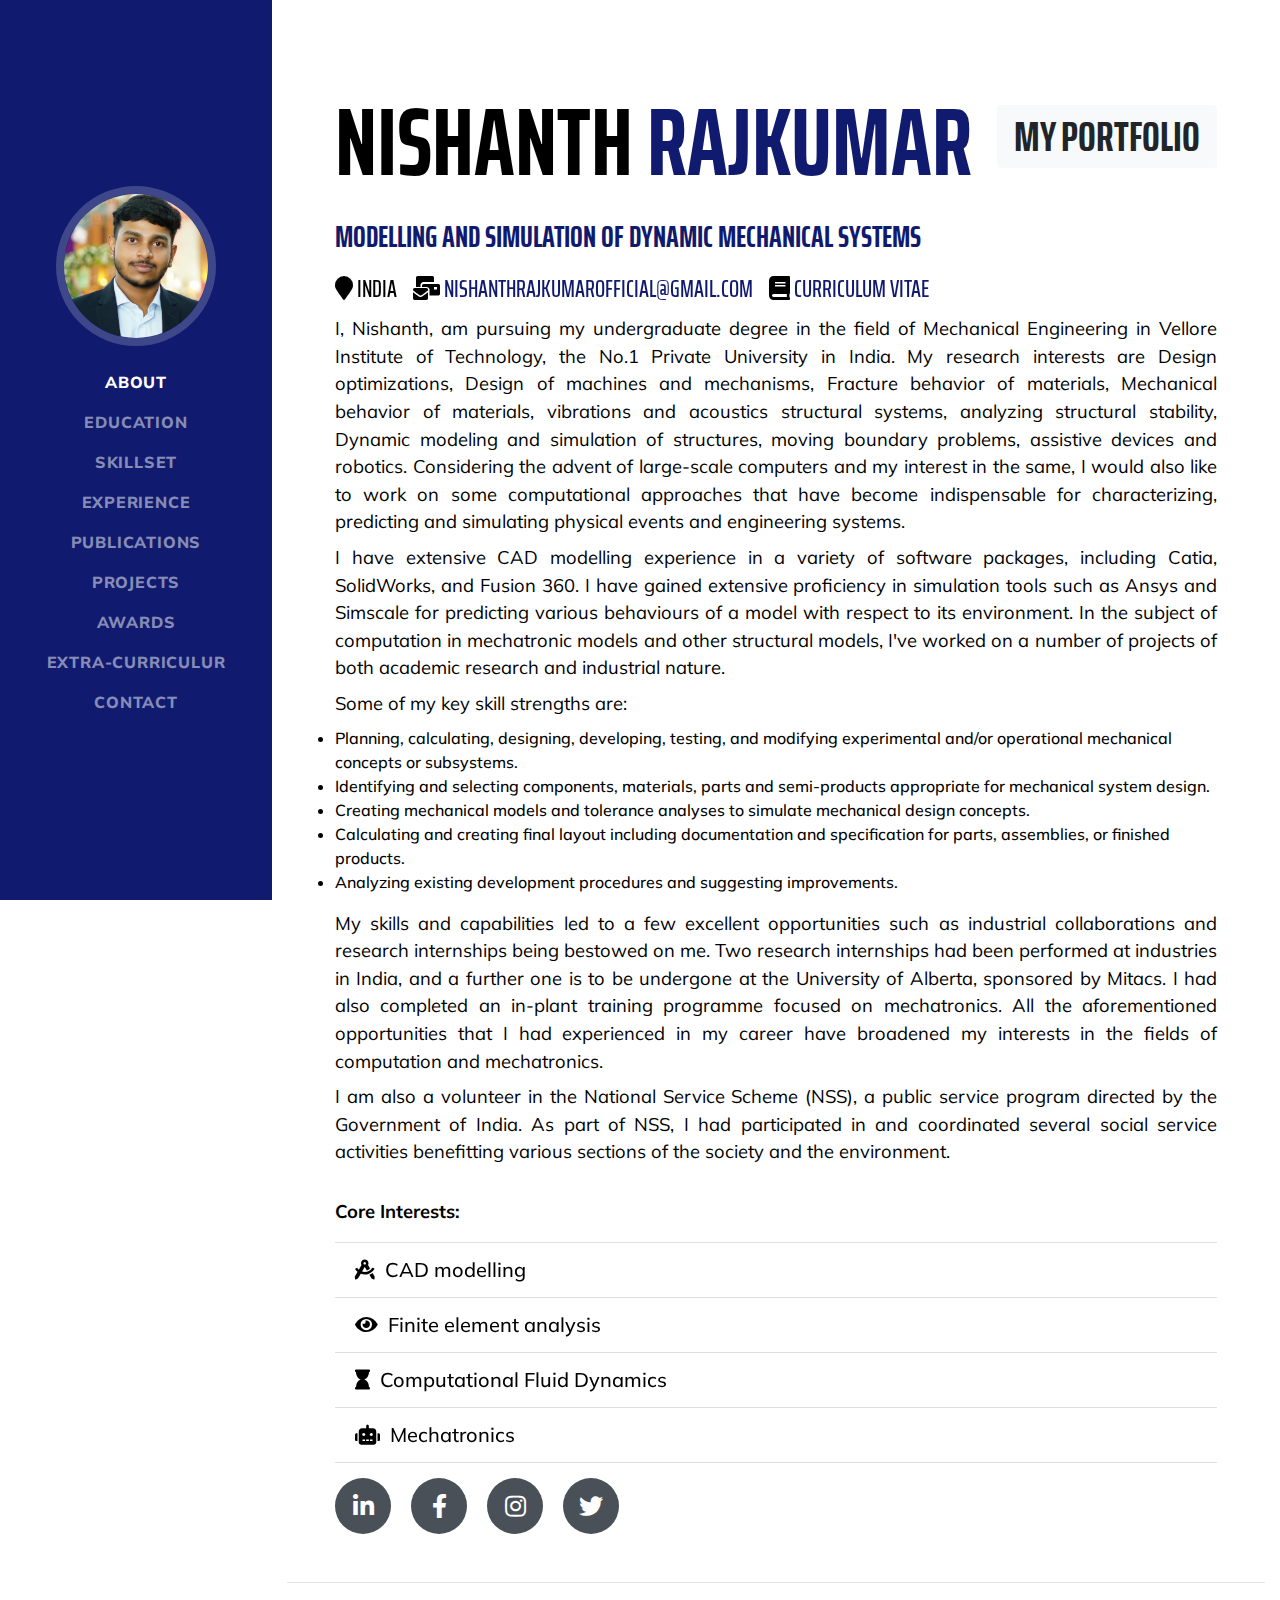
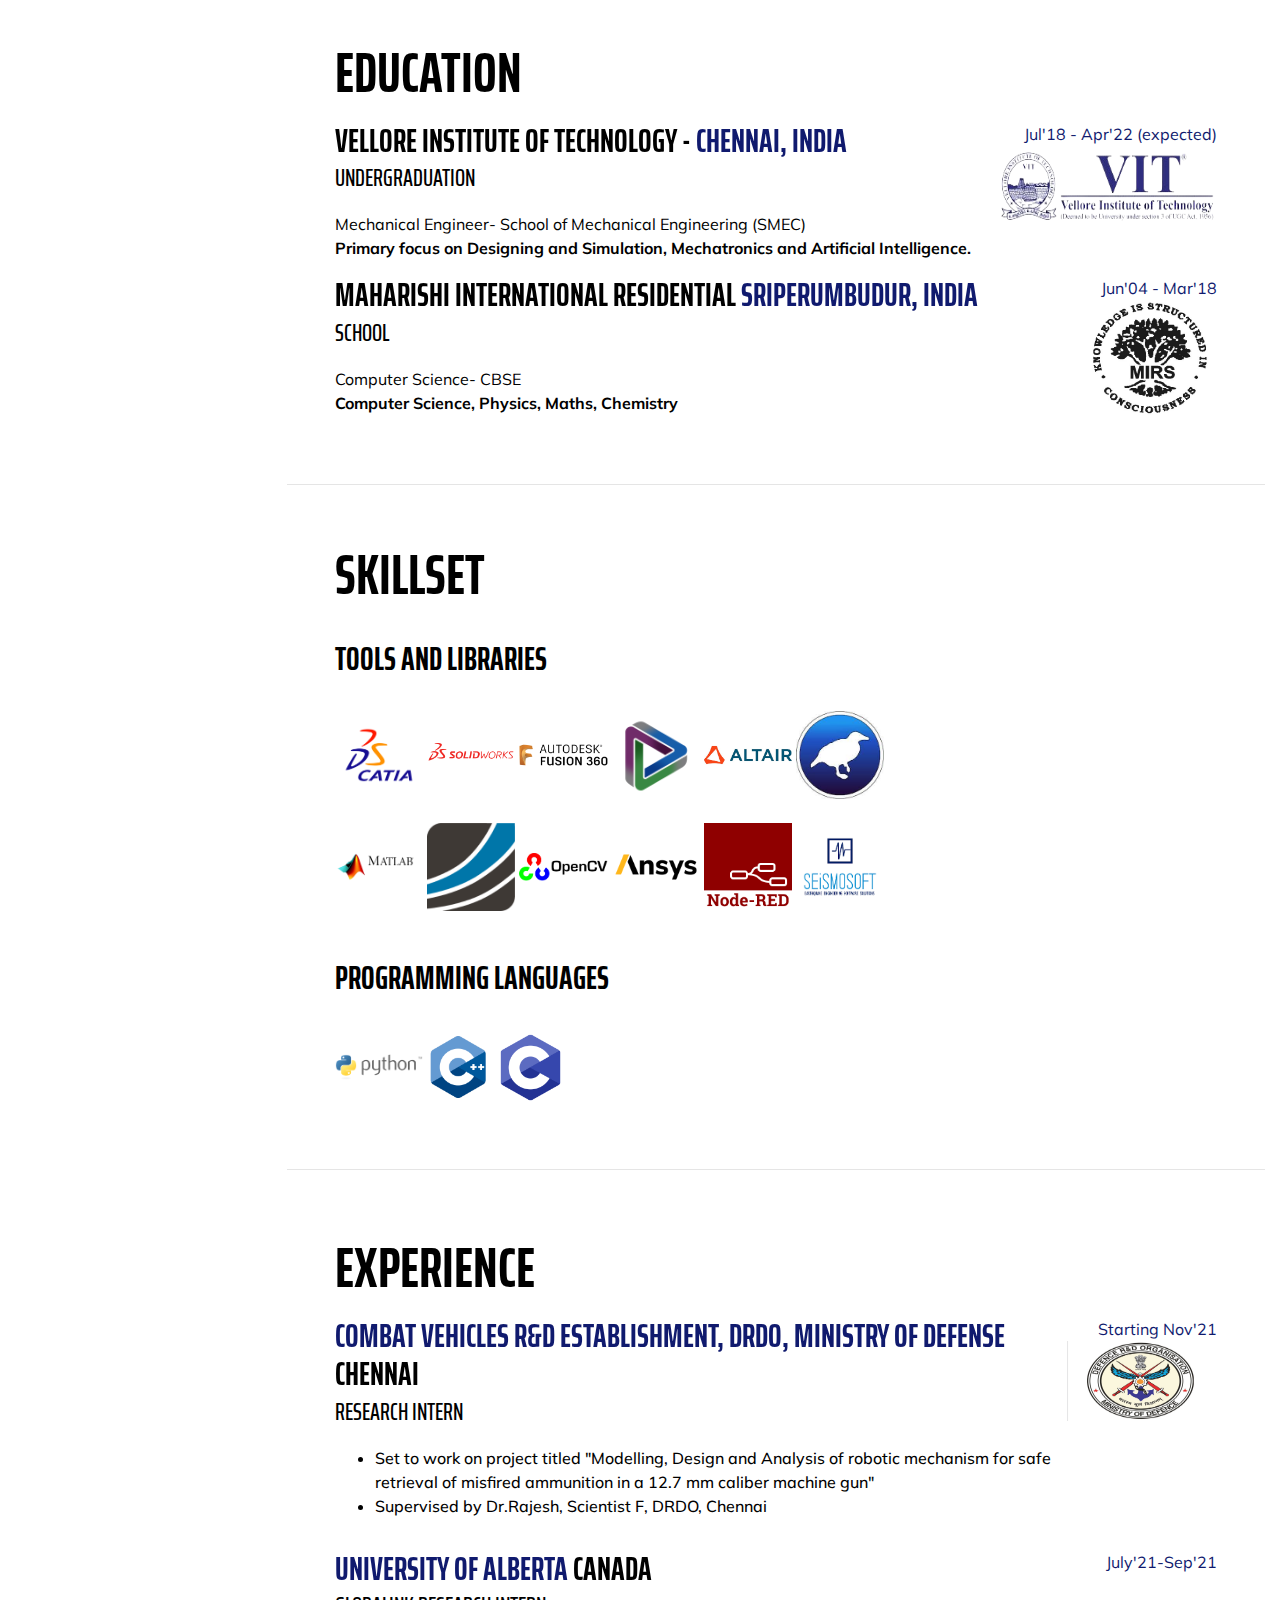
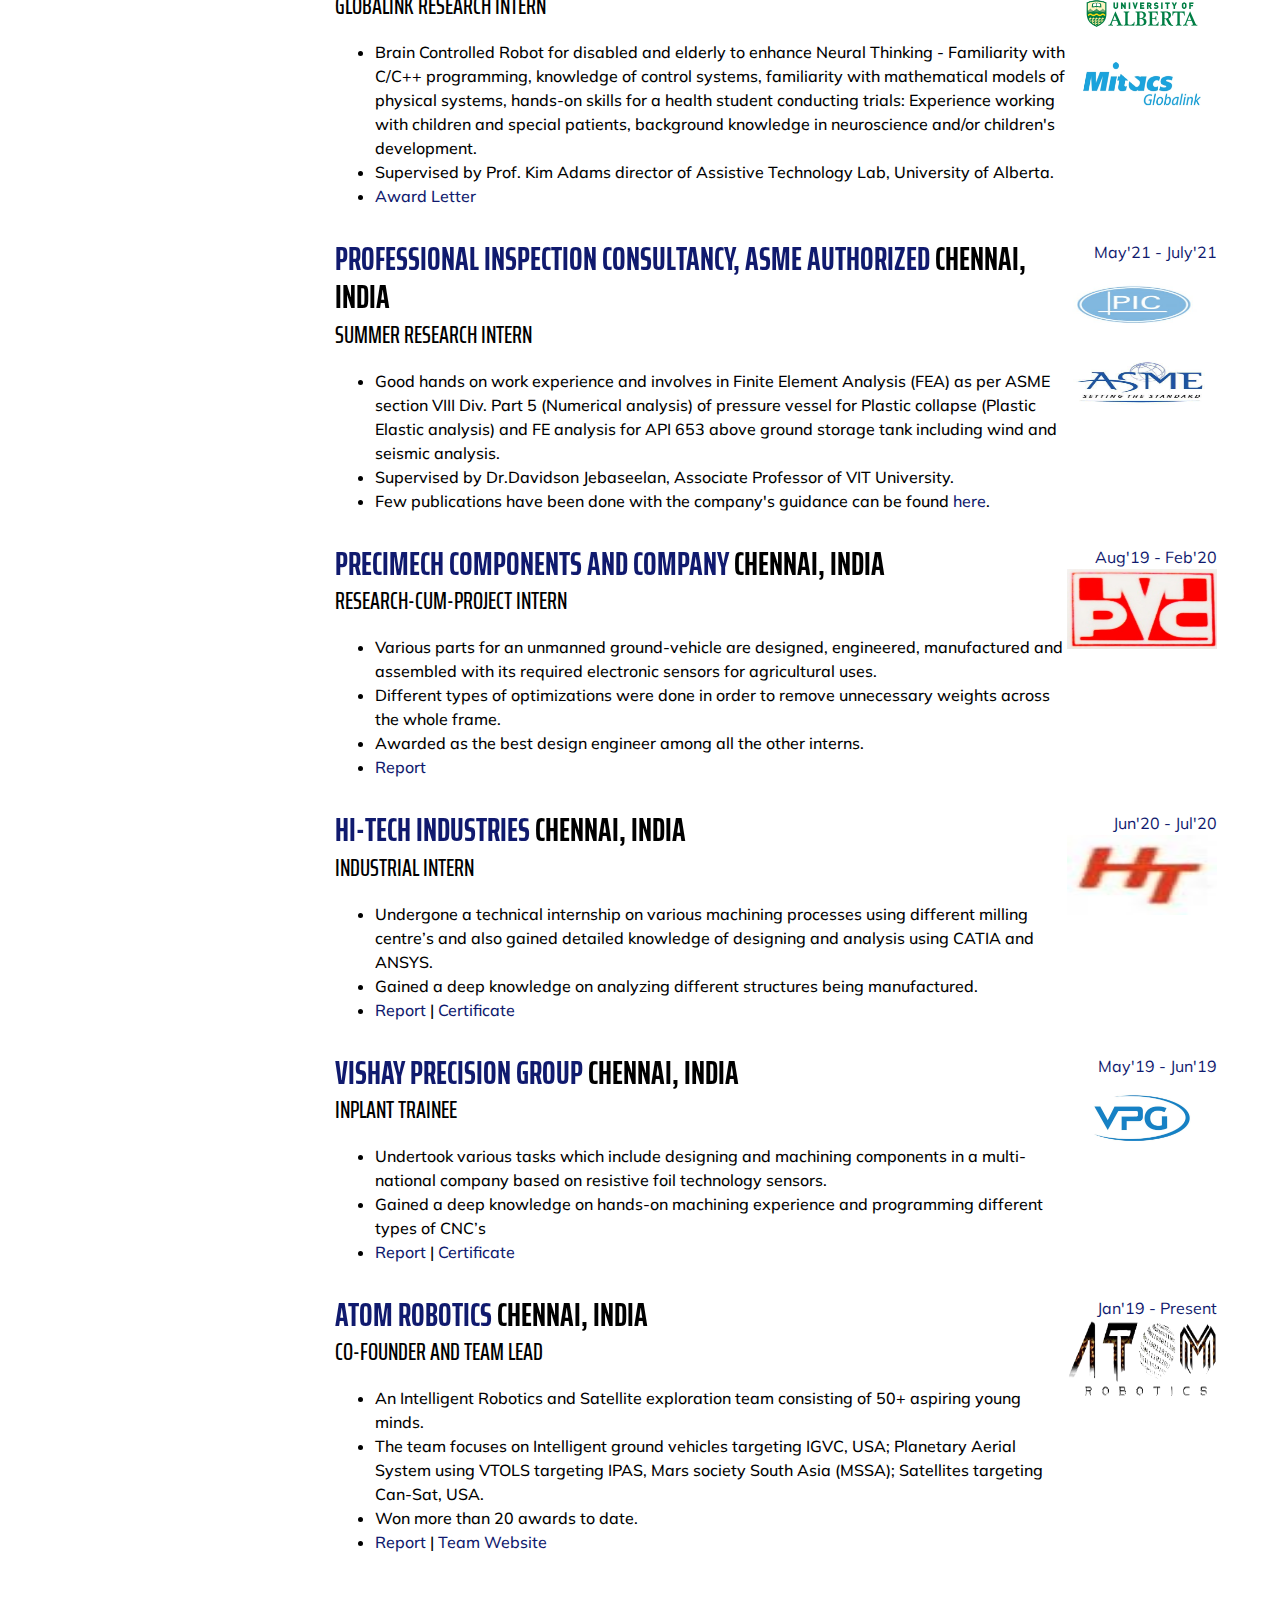
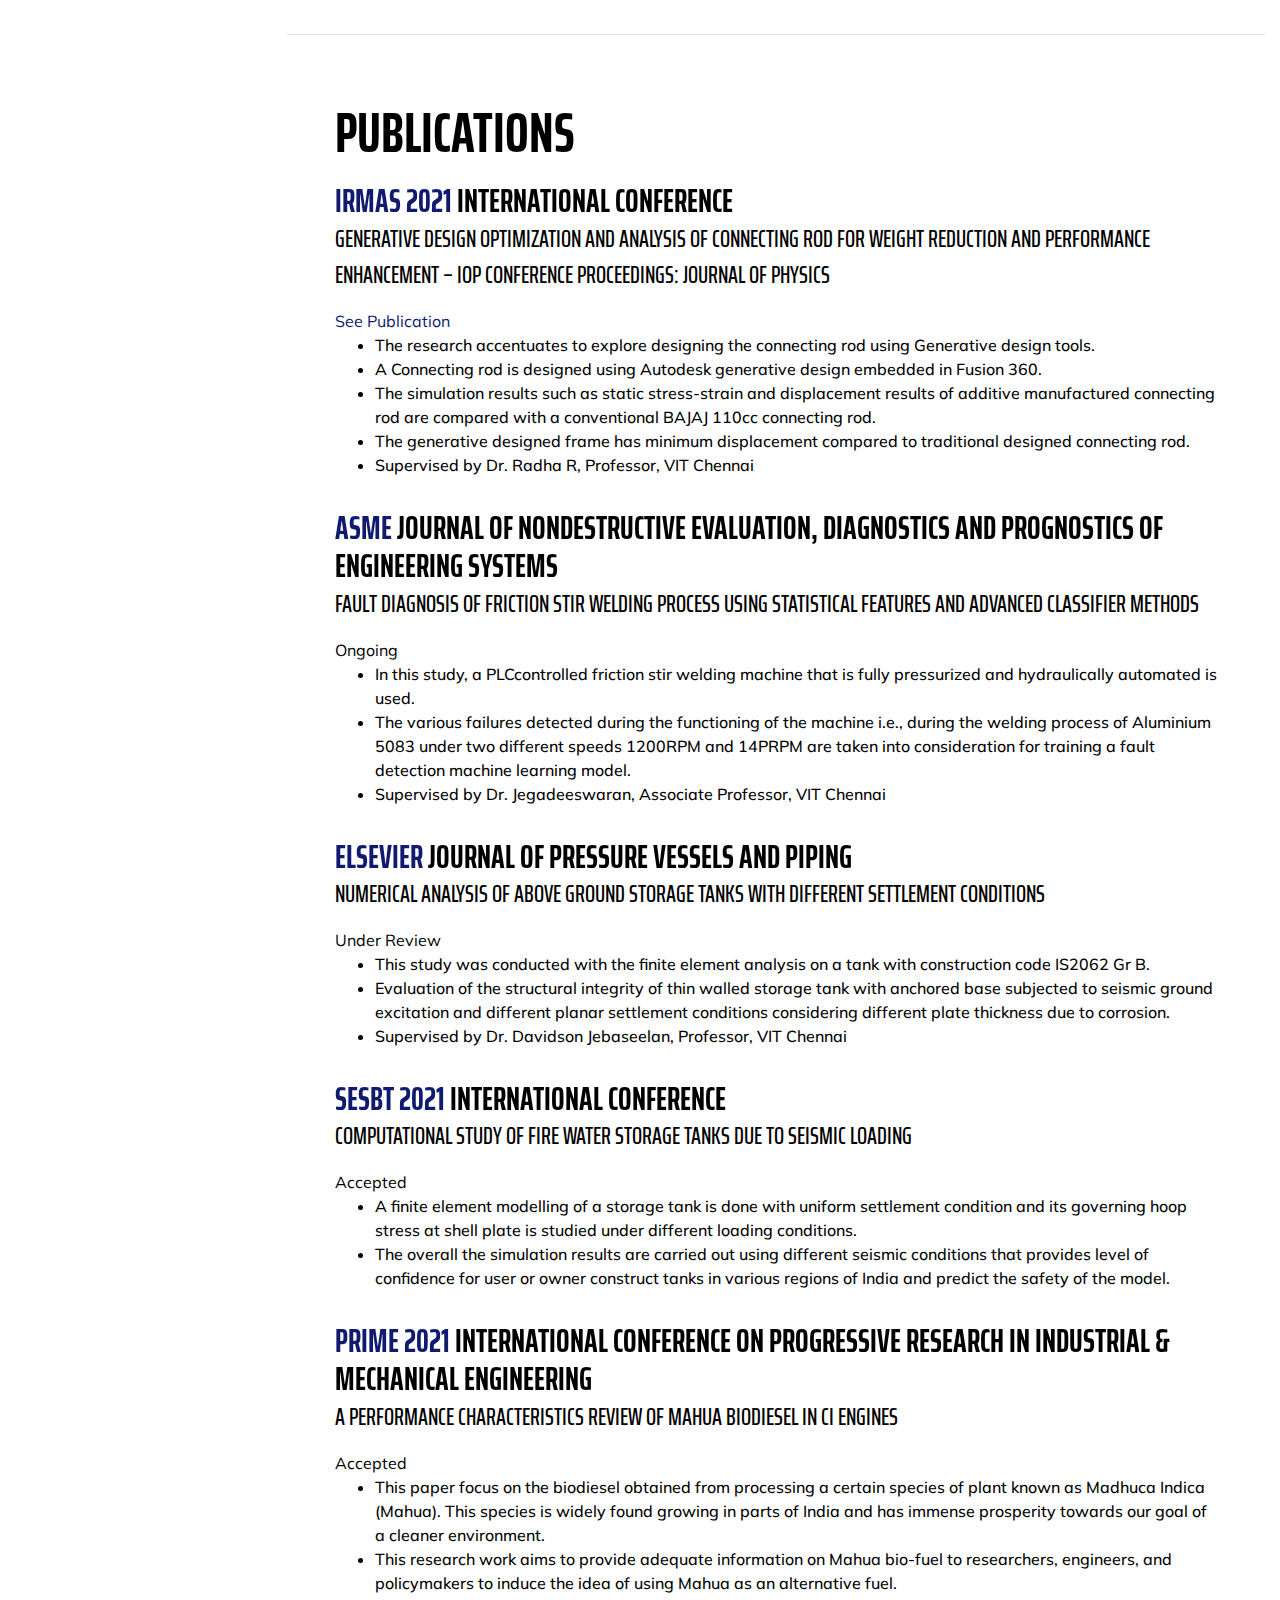
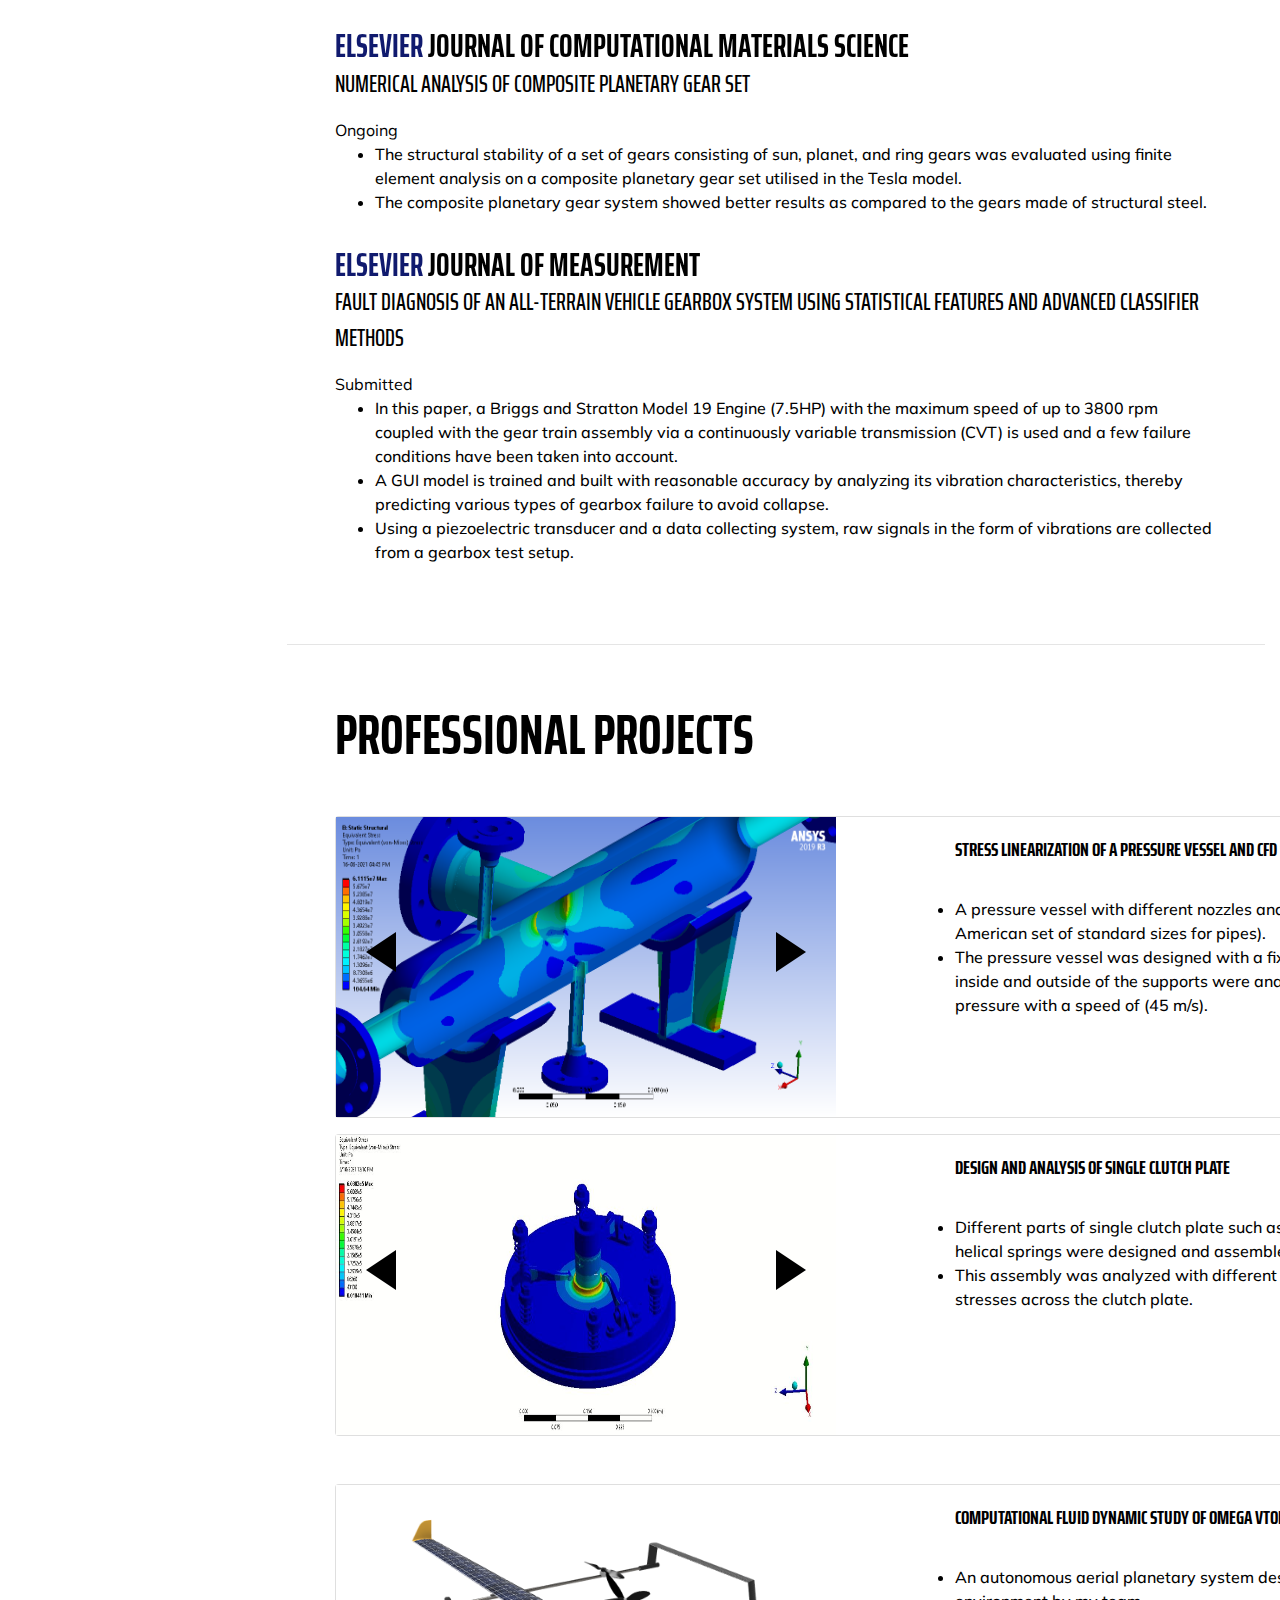
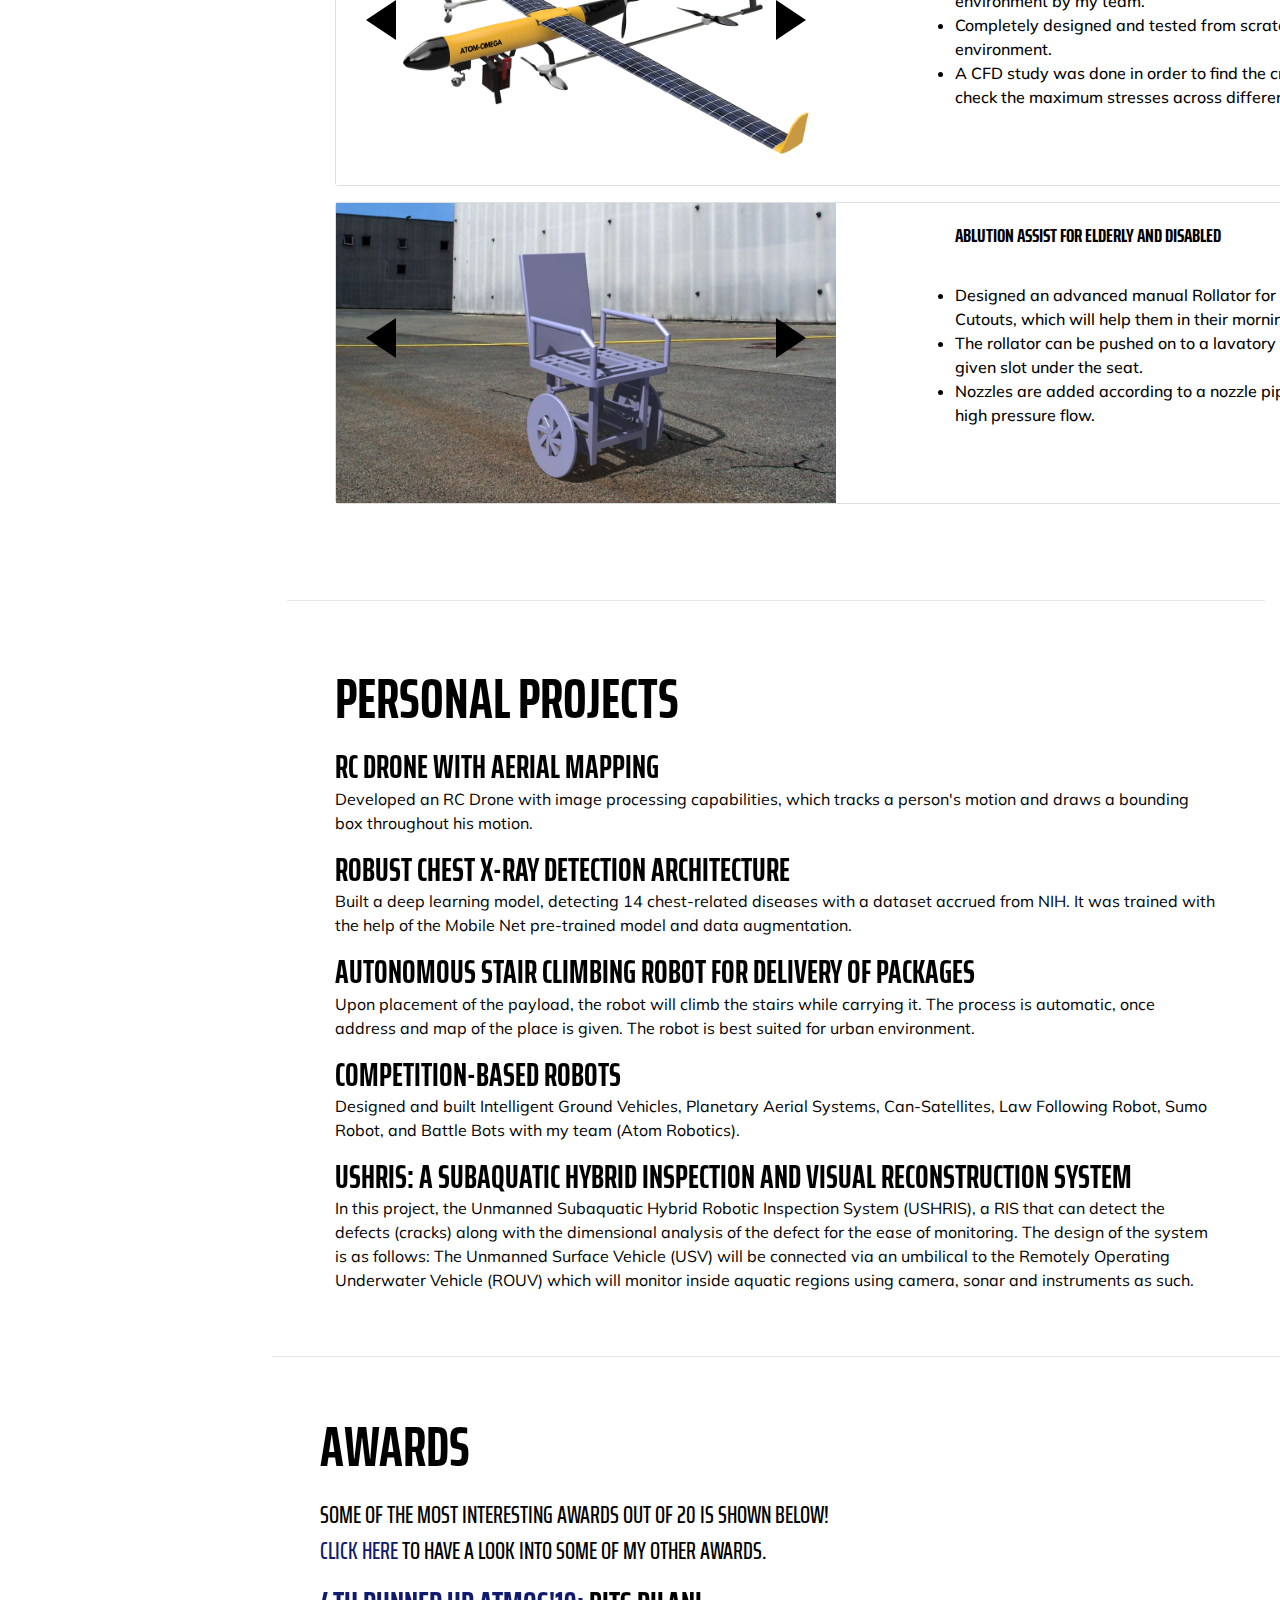
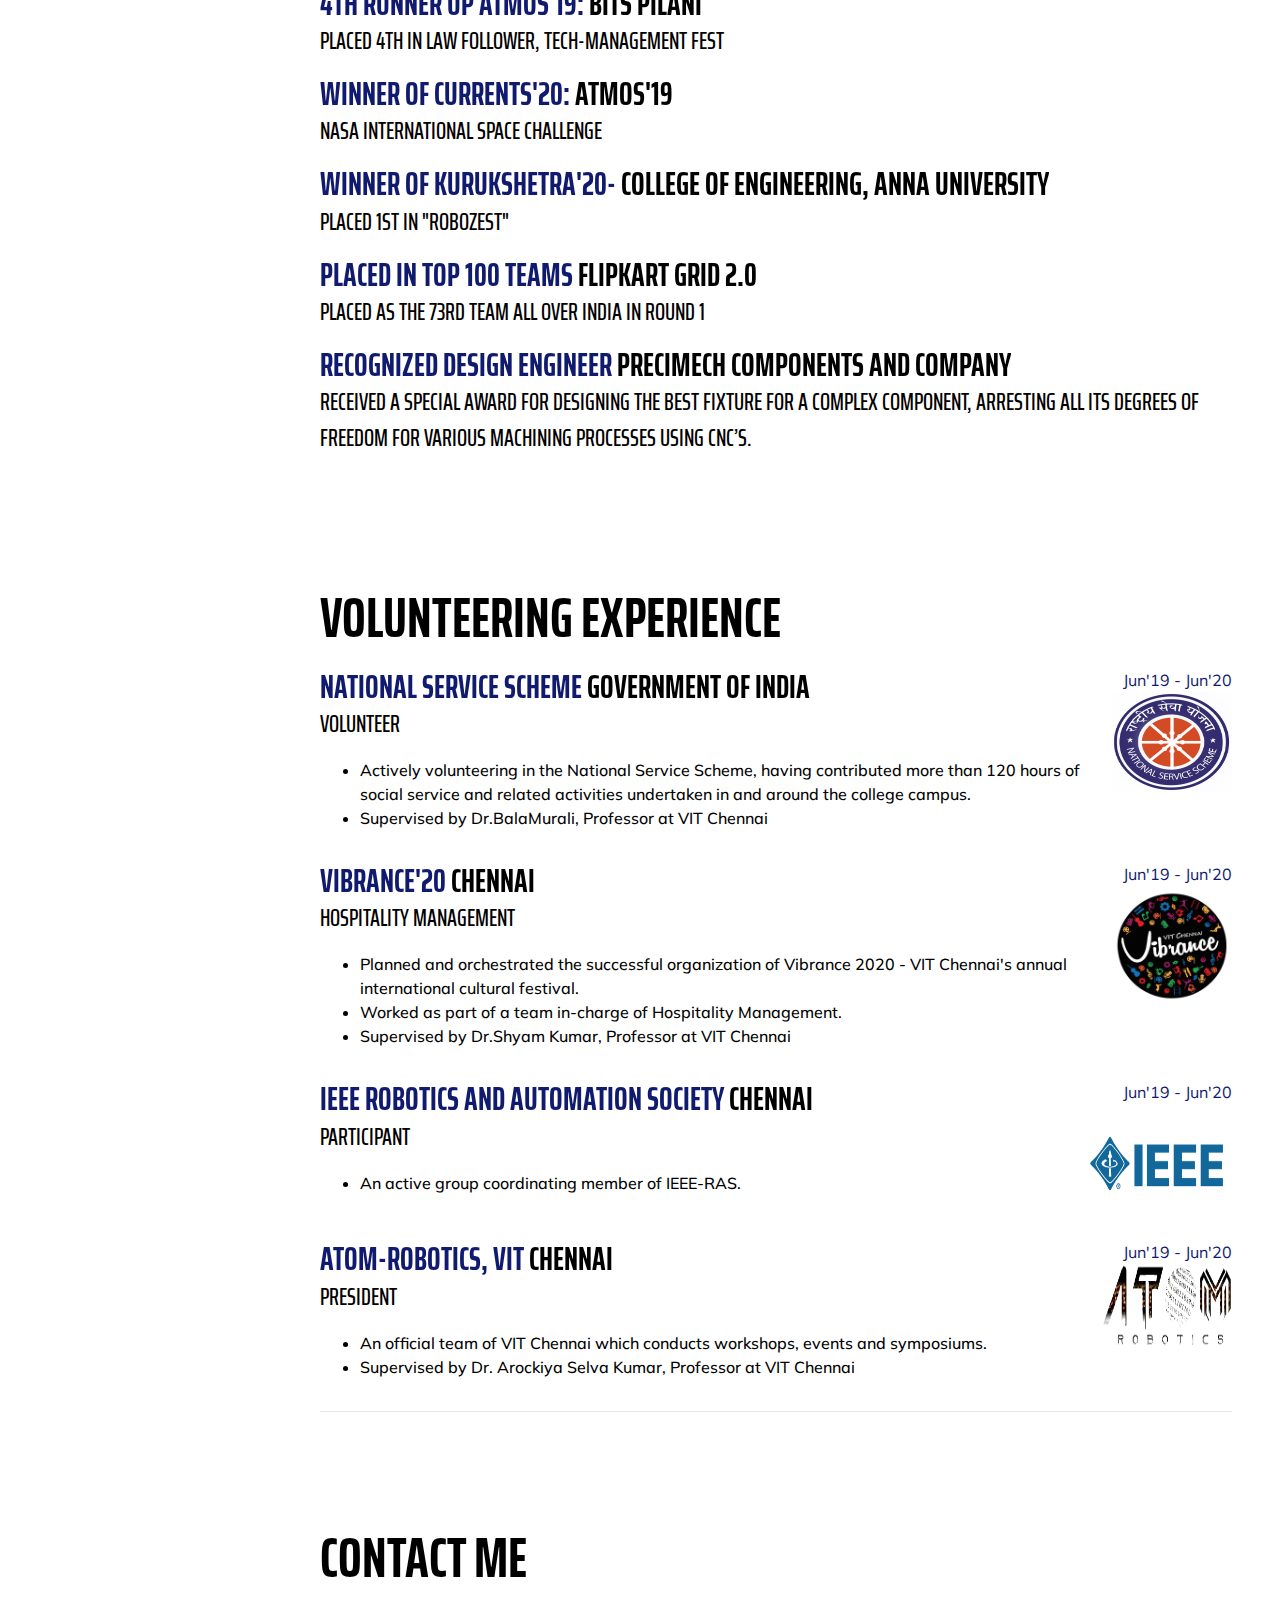
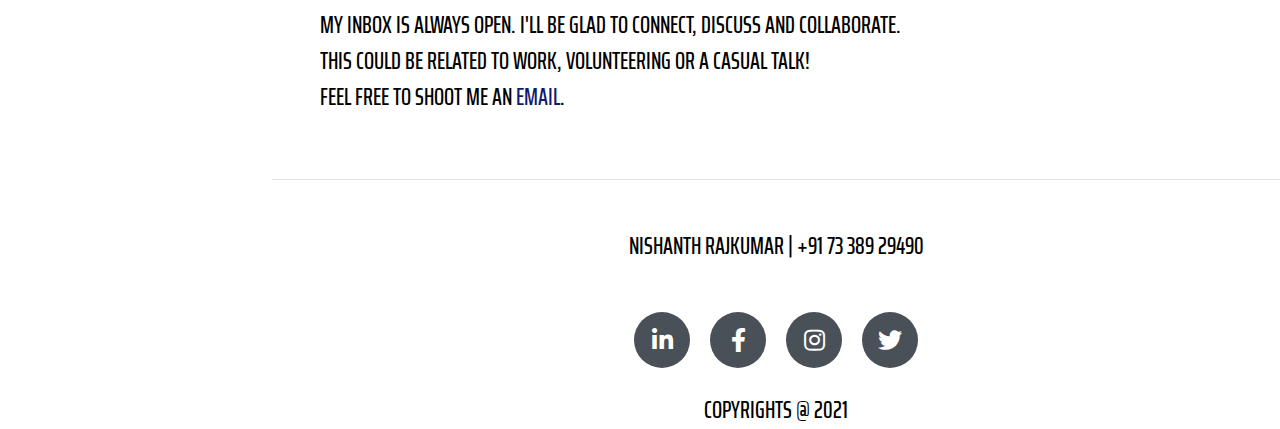
<file: index.html>
<!DOCTYPE html>
<?php include('contact.php'); ?>
<html lang="en">
  <head>
    <meta charset="utf-8" />
    <meta name="viewport" content="width=device-width, initial-scale=1, shrink-to-fit=no"/>
    <meta name="description" content="Personal Website of Nishanth Rajkumar" />
    <meta name="keywords" content="Nishanth, Portfolio, Personal Website">
    <meta name="author" content="Nishanth Rajkumar"/>
    <meta name="robots" content="index, follow"/>

    <title>Nishanth Rajkumar</title>

    <link href="vendor/bootstrap/css/bootstrap.min.css" rel="stylesheet" />
    <link href="https://fonts.googleapis.com/css?family=Saira+Extra+Condensed:500,700" rel="stylesheet"/>
    <link href="https://fonts.googleapis.com/css?family=Muli:400,400i,800,800i" rel="stylesheet"/>
    <link href="vendor/fontawesome-free/css/all.min.css" rel="stylesheet" />
    <link href="css/animate.css" rel="stylesheet" />
    <link href="css/resume.css" rel="stylesheet" />
    <link href="css/hover.css" rel="stylesheet" />
    <link href="css/progress.css" rel="stylesheet" />

  </head>

  <body>
    <nav
      class="navbar navbar-expand-lg navbar-dark bg-primary fixed-top"
      id="sideNav">
      <a class="navbar-brand js-scroll-trigger" href="#about">
        <span class="d-block d-lg-none">Nishanth Rajkumar</span>
        <span class="d-none d-lg-block">
          <img class="img-fluid img-profile rounded-circle mx-auto mb-2 hvr-grow-rotate animated zoomInDown" src="img/nish.jpg" alt="profile-pic"/>
        </span>
      </a>
      <button class="navbar-toggler" type="button"  data-toggle="collapse" data-target="#navbarSupportedContent" aria-controls="navbarSupportedContent" aria-expanded="false" aria-label="Toggle navigation">
        <span class="navbar-toggler-icon"></span>
      </button>
      <div class="collapse navbar-collapse" id="navbarSupportedContent">
        <ul class="navbar-nav">
          <li class="nav-item"><a class="nav-link js-scroll-trigger" href="#about">About</a></li>
          <li class="nav-item"><a class="nav-link js-scroll-trigger" href="#education">Education</a></li>
          <li class="nav-item"><a class="nav-link js-scroll-trigger" href="#skills">Skillset</a></li>
          <li class="nav-item"><a class="nav-link js-scroll-trigger" href="#experience">Experience</a></li>
          <li class="nav-item"><a class="nav-link js-scroll-trigger" href="#publications">Publications</a></li>
          <li class="nav-item"><a class="nav-link js-scroll-trigger" href="#projects">Projects</a></li>
          <li class="nav-item"><a class="nav-link js-scroll-trigger" href="#certification">Awards</a></li>
          <li class="nav-item"><a class="nav-link js-scroll-trigger" href="#Extra-Curriculur">Extra-Curriculur</a></li>
          <li class="nav-item"><a class="nav-link js-scroll-trigger" href="#contact">Contact</a></li>
        </ul>
      </div>
    </nav>

    <div class="container-fluid">
      <section id="about" class="p-3 p-lg-5">
        <div class="row">
          <div class="col-sm-12 col-lg-12">
            <h1 class="hvr-forward animated flipInY">Nishanth<span class="text-primary"> Rajkumar</span></h1>
            <span class="float-right">
              <h2 class="hvr-forward1">
                  <span class="badge badge-light animated infinite pulse"> My Portfolio </span>
              </h2>
            </span>
            <h2>
              <span class="xx text-primary job-font-size">Modelling and simulation of dynamic mechanical systems</span>
            </h2>
            <div class="subheading mb-2 animated fadeInLeft">
              <span class="hvr-grow">
                <i class="fas fa-map-marker"></i> India
              </span>
              &nbsp;&nbsp;
              <span class="hvr-grow">
                <i class="fas fa-mail-bulk"></i>
                <a style="text-decoration:none" href="mailto:nishanthrajkumarofficial@gmail.com">nishanthrajkumarofficial@gmail.com</a>
              </span>
              &nbsp;&nbsp;
              <span class="hvr-grow">
                <i class="fa fa-book" aria-hidden="true"></i>
                <a style="text-decoration:none" href="uploads/CV.pdf">Curriculum Vitae</a>
              </span>
            </div>
            <div class="animated pulse">
              <p class="lead mb-2 text-justify">I, Nishanth, am pursuing my undergraduate degree in the field of Mechanical Engineering in Vellore Institute of Technology, the No.1 Private University in India. My research interests are Design optimizations, Design of machines and mechanisms, Fracture behavior of materials, Mechanical behavior of materials, vibrations and acoustics structural systems, analyzing structural stability, Dynamic modeling and simulation of structures, moving boundary problems, assistive devices and robotics. Considering the advent of large-scale computers and my interest in the same, I would also like to work on some computational approaches that have become indispensable for characterizing, predicting and simulating physical events and engineering systems.</p>
              <p class="lead mb-2 text-justify">I have extensive CAD modelling experience in a variety of software packages, including Catia, SolidWorks, and Fusion 360. I have gained extensive proficiency in simulation tools such as Ansys and Simscale for predicting various behaviours of a model with respect to its environment. In the subject of computation in mechatronic models and other structural models, I've worked on a number of projects of both academic research and industrial nature.</p>
              <p class="lead mb-2 text-justify">
                Some of my key skill strengths are:
                <li>Planning, calculating, designing, developing, testing, and modifying experimental and/or operational mechanical concepts or subsystems.
                <li>Identifying and selecting components, materials, parts and semi-products appropriate for mechanical system design.
                <li>Creating mechanical models and tolerance analyses to simulate mechanical design concepts.
                <li>Calculating and creating final layout including documentation and specification for parts, assemblies, or finished products.
                <li>Analyzing existing development procedures and suggesting improvements.
               
              </p>
              <p class="lead mb-2 text-justify">My skills and capabilities led to a few excellent opportunities such as industrial collaborations and research internships being bestowed on me. Two research internships had been performed at industries in India, and a further one is to be undergone at the University of Alberta, sponsored by Mitacs. I had also completed an in-plant training programme focused on mechatronics. All the aforementioned opportunities that I had experienced in my career have broadened my interests in the fields of computation and mechatronics. </p>              
              <p class="lead mb-2 text-justify">I am also a volunteer in the National Service Scheme (NSS), a public service program directed by the Government of India. As part of NSS, I had participated in and coordinated several social service activities benefitting various sections of the society and the environment.</p>
              <br />
              <p class="lead">
                <strong>Core Interests:</strong>
              </p>
              <ul class="lead list-group list-group-flush mb-3">
                <li class="list-group-item hvr-hang">
                  <i class="fas fa-drafting-compass"></i>&nbsp;&nbsp;CAD modelling
                </li>
                <li class="list-group-item hvr-hang">
                  <i class="fa fa-eye"></i>&nbsp;&nbsp;Finite element analysis
                </li>
                <li class="list-group-item hvr-hang">
                  <i class="fa fa-hourglass"></i>&nbsp;&nbsp;Computational Fluid Dynamics 
                </li>
                <li class="list-group-item hvr-hang">
                  <i class="fas fa-robot"></i>&nbsp;&nbsp;Mechatronics
                </li>
              </ul>
              <div class="social-icons">
                <a href="https://www.linkedin.com/in/nishanthrajkumar15/" target="_blank">
                  <i class="fab fa-linkedin-in"></i>
                </a>
                <a href="https://www.facebook.com/nishanth.rajkumar.3/" target="_blank">
                  <i class="fab fa-facebook-f"></i>
                </a>
                <a href="https://www.instagram.com/nishanth_rajkumar/" target="_blank">
                  <i class="fab fa-instagram"></i>
                </a>
                <a href="https://twitter.com/NishanthRajkum2" target="_blank">
                  <i class="fab fa-twitter"></i>
                </a>
              </div>
            </div>
          </div>
        </div>
      </section>

      <hr class="m-0 mb-2" />

      <section id="education" class="p-3 p-lg-5">
        <div>
          <h2 class="mb-3">Education</h2>

          <div class="resume-item d-flex flex-column flex-md-row justify-content-between mb-3">
            <div class="resume-content">
              <h3 class="mb-0 hvr-underline-from-center hvr-wobble-horizontal">
                Vellore Institute of Technology - <span class="text-primary">Chennai, India</span>
              </h3>
              <div class="subheading mb-3">Undergraduation</div>
              <div class="experience-text">
                Mechanical Engineer- School of Mechanical Engineering (SMEC)
              </div>
              <div class="experience-text">
                <strong>Primary focus on Designing and Simulation, Mechatronics and Artificial Intelligence. </strong>
              </div>
            </div>
            <div class="resume-date text-md-right">
              <span class="text-primary experience-time">Jul'18 - Apr'22 (expected)</span>
              <div>
                <img class="cen hov" srcset="img/vitcc.png" width="220" height="80" alt="vit" />
              </div>
            </div>
          </div>

          <div
            class="resume-item d-flex flex-column flex-md-row justify-content-between mb-3">
            <div class="resume-content">
              <h3 class="mb-0 hvr-underline-from-center hvr-wobble-horizontal">Maharishi International Residential <span class="text-primary">Sriperumbudur, India</span>
              </h3>
              <div class="subheading mb-3">School</div>
              <div class="experience-text">
                Computer Science- CBSE
              </div>
              <div class="experience-text">
                <strong>Computer Science, Physics, Maths, Chemistry</strong>
              </div>
            </div>
            <div class="resume-date text-md-right">
              <span class="text-primary experience-time">Jun'04 - Mar'18</span>
             <div>
                <img class="hov" srcset="img/mirs.jpg" width="130" height="120" alt="school" />
              </div>
            </div>
          </div>
      </section>

      <hr class="m-0 mb-2" />

      <section id="skills" class="p-3 p-lg-5">
        <div>
          <h2>Skillset</h2><br>
          <div class="align-items-center mb-3">
          	<h3>Tools and Libraries</h2><br>
          	<img srcset="img/catia.jpg" class="hov siz" alt="ros">
          	<img srcset="img/sw.png" class="hov siz" alt="sw">
          	<img srcset="img/fusion.png" class="hov siz" alt="fusion">
          	<img srcset="img/sc.jpg" class="hov siz" alt="sofa">
          	<img srcset="img/altair.jpg" class="hov siz" alt="sofa">
            <img srcset="img/Weka.png" class="hov siz" alt="sofa"><br><br> 
          	<img srcset="img/matlab.png" class="hov siz" alt="tensorflow">
          	<img srcset="img/sim.jpg" class="hov siz" alt="git">
          	<img srcset="img/cv.png" class="hov siz" alt="pcl">
            <img srcset="img/Ansys.jpg" class="hov siz" alt="Ansys">
            <img srcset="img/NodeRed.png" class="hov siz" alt="sofa">
          	<img srcset="img/seis.jpg" class="hov siz" alt="gazebo"><br><br><br>
          	<h3>Programming Languages</h2><br>
          	<img srcset="img/python.png" class="hov siz" alt="python">       	
          	<img srcset="img/c++.png" class="hov sz" alt="c++">
          	<img srcset="img/c.png" class="hov size" alt="C">
          </div>

        </div>
      </section>

      <hr class="m-0 mb-3" />

      <section id="experience" class="p-3 p-lg-5">
        <h2 class="mb-3">Experience</h2>
        
        <div class="resume-item d-flex flex-column flex-md-row justify-content-between mb-3">
          <div class="resume-content">
            <h3 class="mb-0 hvr-underline-from-center hvr-wobble-horizontal">
              <span class="text-primary">Combat Vehicles R&D Establishment, DRDO, Ministry of Defense </span> Chennai
            </h3>
            <div class="subheading mb-3">Research Intern</div>
            <div class="experience-text">
               <ul class="experience-text">
                <li>Set to work on project titled "Modelling, Design and Analysis of robotic mechanism for safe
                  retrieval of misfired ammunition in a 12.7 mm caliber machine gun" </li>
                <li>Supervised by Dr.Rajesh, Scientist F, DRDO, Chennai</li>  
              </ul>
            </div>
          </div>
          <div class="resume-date text-md-right">
            <span class="text-primary experience-time">Starting Nov'21</span>
            <div>
              <img srcset="img/DRDO.jpg" class="hov" width="150" height="80" alt="mcmaster" />
              
            </div>
          </div>
        </div>

        <div class="resume-item d-flex flex-column flex-md-row justify-content-between mb-3">
          <div class="resume-content">
            <h3 class="mb-0 hvr-underline-from-center hvr-wobble-horizontal">
              <span class="text-primary">UNIVERSITY OF ALBERTA </span> Canada
            </h3>
            <div class="subheading mb-3">Globalink Research Intern</div>
            <div class="experience-text">
               <ul class="experience-text">
                <li>Brain Controlled Robot for disabled and elderly to enhance Neural Thinking - Familiarity with C/C++ programming, knowledge of control systems, familiarity with mathematical models of physical systems, hands-on skills for a health student conducting trials: Experience working with children and special patients, background knowledge in neuroscience and/or children's development. </li>
                <li>Supervised by Prof. Kim Adams director of Assistive Technology Lab, University of Alberta.</li> 
                <li><a style="text-decoration:none" href="uploads/Mitacs Award Letter.pdf" target="_blank"> Award Letter</a></li>
              </ul>
            </div>
          </div>
          <div class="resume-date text-md-right">
            <span class="text-primary experience-time">July'21-Sep'21</span>
            <div>
              <img srcset="img/alberta.jpg" class="hov" width="150" height="80" alt="mcmaster" />
              <img srcset="img/Mitacs.jpg" class="hov" width="150" height="80" alt="mcmaster" />
            </div>
          </div>
        </div>

        <div class="resume-item d-flex flex-column flex-md-row justify-content-between mb-3">
          <div class="resume-content">
            <h3 class="mb-0 hvr-underline-from-center hvr-wobble-horizontal">
              <span class="text-primary">PROFESSIONAL INSPECTION CONSULTANCY, ASME AUTHORIZED	</span> Chennai, India
            </h3>
            <div class="subheading mb-3">Summer Research Intern</div>
            <div class="experience-text">
               <ul class="experience-text">
                <li>Good hands on work experience and involves in Finite Element Analysis (FEA) as per ASME section VIII Div. Part 5 (Numerical analysis) of pressure vessel for Plastic collapse (Plastic Elastic analysis) and FE analysis for API 653 above ground storage tank including wind and seismic analysis.</li>
                <li>Supervised by Dr.Davidson Jebaseelan, Associate Professor of VIT University.</li>
                <li>Few publications have been done with the company's guidance can be found <a href="#publications">here</a>.</li>
               </ul>
            </div>
          </div>
          <div class="resume-date text-md-right">
            <span class="text-primary experience-time">May'21 - July'21</span>
            <div>              
              <img srcset="img/PIC.JPG"  class="hov" width="150" height="80" alt="asu" />
              <img srcset="img/ASME.jpg"  class="hov" width="150" height="80" alt="asu" />
            </div>
          </div>
        </div>

        <div class="resume-item d-flex flex-column flex-md-row justify-content-between mb-3">
          <div class="resume-content">
            <h3 class="mb-0 hvr-underline-from-center hvr-wobble-horizontal">
              <span class="text-primary">PRECIMECH COMPONENTS AND COMPANY</span> Chennai, India
            </h3>
            <div class="subheading mb-3">RESEARCH-CUM-PROJECT INTERN</div>
            <div class="experience-text">
               <ul class="experience-text">
                <li>Various parts for an unmanned ground-vehicle are designed, engineered, manufactured and assembled with its required electronic sensors for agricultural uses.</li>
                <li>Different types of optimizations were done in order to remove unnecessary weights across the whole frame.</li>
                <li>Awarded as the best design engineer among all the other interns.</li>
                <li><a style="text-decoration:none" href="uploads/PMC.pdf" target="_blank"> Report</a></li>
              </ul>
            </div>
          </div>
          <div class="resume-date text-md-right">
            <span class="text-primary experience-time">Aug'19 - Feb'20</span>
            <div>
              <img srcset="img/PMC.jpeg" class="hov" width="150" height="80" alt="a2a" />
            </div>
          </div>
        </div>

        <div class="resume-item d-flex flex-column flex-md-row justify-content-between bg mb-3">
          <div class="resume-content">
            <h3 class="mb-0 hvr-underline-from-center hvr-wobble-horizontal">
              <span class="text-primary">HI-TECH INDUSTRIES</span> Chennai, India
            </h3>
            <div class="subheading mb-3">INDUSTRIAL INTERN</div>
            <div class="experience-text">
               <ul class="experience-text">
                <li>Undergone a technical internship on various machining processes using different milling centre’s and also gained detailed knowledge of designing and analysis using CATIA and ANSYS. </li>
                <li>Gained a deep knowledge on analyzing different structures being manufactured.</li>
                <li><a style="text-decoration:none" href="uploads/ht.pdf" target="_blank"> Report</a> | <a style="text-decoration:none" href="uploads/htcer.pdf" target="_blank"> Certificate</a></li>
              </ul>
            </div>
          </div>
          <div class="resume-date text-md-right">
            <span class="text-primary experience-time">Jun'20 - Jul'20 </span>
            <div>
              <img srcset="img/ht.JPG" class="hov" width="150" height="80" alt="Yuan-Ze" />
            </div>
          </div>
        </div>

        <div class="resume-item d-flex flex-column flex-md-row justify-content-between mb-3">
          <div class="resume-content">
            <h3 class="mb-0 hvr-underline-from-center hvr-wobble-horizontal">
              <span class="text-primary">VISHAY PRECISION GROUP </span> Chennai, India
            </h3>
            <div class="subheading mb-3">INPLANT TRAINEE	</div>
            <div class="experience-text">
               <ul class="experience-text">
                <li>Undertook various tasks which include designing and machining components in a multi-national company based on resistive foil technology sensors. </li>
                <li>Gained a deep knowledge on hands-on machining experience and programming different types of CNC’s</li>
                <li><a style="text-decoration:none" href="uploads/vpg.pdf" target="_blank"> Report</a> | <a style="text-decoration:none" href="uploads/VPG certificate.pdf" target="_blank"> Certificate</a></li>
               </ul>
            </div>
          </div>
          <div class="resume-date text-md-right">
            <span class="text-primary experience-time">May'19 - Jun'19 </span>
            <div>
              <img srcset="img/vish.jpg" class="hov" width="150" height="80" alt="Yuan-Ze" />
            </div>
          </div>
        </div>

        <div class="resume-item d-flex flex-column flex-md-row justify-content-between mb-3">
          <div class="resume-content">
            <h3 class="mb-0 hvr-underline-from-center hvr-wobble-horizontal">
              <span class="text-primary">Atom Robotics</span> Chennai, India
            </h3>
            <div class="subheading mb-3">CO-FOUNDER AND TEAM LEAD</div>
            <div class="experience-text">
               <ul class="experience-text">
                <li>An Intelligent Robotics and Satellite exploration team consisting of 50+ aspiring young minds.</li>
                <li>The team focuses on Intelligent ground vehicles targeting IGVC, USA; Planetary Aerial System using VTOLS targeting IPAS, Mars society South Asia (MSSA); Satellites targeting Can-Sat, USA.</li>
                <li>Won more than 20 awards to date.</li>
                <li><a href="uploads/atom.pdf">Report</a> | <a href="https://atomrobotics.github.io/">Team Website</a></li>
              </ul>
            </div>
          </div>
          <div class="resume-date text-md-right">
            <span class="text-primary experience-time">Jan'19 - Present</span>
            <div>
              <img srcset="img/atom.png" class="hov" width="150" height="80" alt="ATOM-ROBOTICS" />
            </div>
          </div>
        </div>

      </section>

      <hr class="m-0 mb-3" />

      <section id="publications" class="p-3 p-lg-5">
        <h2 class="mb-3">Publications</h2>

        <div class="resume-item d-flex flex-column flex-md-row justify-content-between mb-3">
            <div class="resume-content">
              <h3 class="mb-0 hvr-underline-from-center hvr-wobble-horizontal">
                <span class="text-primary">IRMAS 2021 </span> INTERNATIONAL CONFERENCE
              </h3>
              <div class="subheading mb-3">Generative design optimization and analysis of connecting rod for weight reduction and performance enhancement – IOP Conference Proceedings: Journal of Physics </div>
              <a style="text-decoration:none" href="https://iopscience.iop.org/article/10.1088/1742-6596/1969/1/012022" target="_blank"> See Publication </a>
              <div class="experience-text">
                 <ul class="experience-text">
                  <li>The research accentuates to explore designing the connecting rod using Generative design tools.</li>
                  <li>A Connecting rod is designed using Autodesk generative design embedded in Fusion 360.</li>
                  <li>The simulation results such as static stress-strain and displacement results of additive manufactured connecting rod are compared with a conventional BAJAJ 110cc connecting rod.</li>
                  <li>The generative designed frame has minimum displacement compared to traditional designed connecting rod.</li>
                  <li>Supervised by Dr. Radha R, Professor, VIT Chennai</li>
                 </ul>
              </div>
            </div>       
            </div> 
        <div class="resume-item d-flex flex-column flex-md-row justify-content-between mb-3">
          <div class="resume-content">
            <h3 class="mb-0 hvr-underline-from-center hvr-wobble-horizontal">
              <span class="text-primary">ASME</span> Journal of Nondestructive Evaluation, Diagnostics and Prognostics of Engineering Systems  
            </h3>
            <div class="subheading mb-3">Fault Diagnosis of Friction Stir Welding Process using Statistical Features and Advanced Classifier Methods</div>
            Ongoing
            <div class="experience-text">
               <ul class="experience-text">
                <li> In this study, a PLCcontrolled friction stir welding machine that is fully pressurized and hydraulically automated is used.</li>
                <li>The various failures detected during the functioning of the machine i.e., during the welding process of
                  Aluminium 5083 under two different speeds 1200RPM and 14PRPM are taken into consideration for
                  training a fault detection machine learning model. </li>
                <li>Supervised by Dr. Jegadeeswaran, Associate Professor, VIT Chennai</li>
               </ul>
            </div>
          </div>
        </div>  
        <div class="resume-item d-flex flex-column flex-md-row justify-content-between mb-3">
          <div class="resume-content">
            <h3 class="mb-0 hvr-underline-from-center hvr-wobble-horizontal">
              <span class="text-primary">ELSEVIER</span> JOURNAL OF PRESSURE VESSELS AND PIPING  
            </h3>
            <div class="subheading mb-3">Numerical analysis of above ground storage tanks with different settlement conditions</div>
            Under Review
            <div class="experience-text">
               <ul class="experience-text">
                <li>This study was conducted with the finite element analysis on a tank with construction code IS2062 Gr B.</li>
                <li>Evaluation of the structural integrity of thin walled storage tank with anchored base subjected to seismic ground excitation and different planar settlement conditions considering different plate thickness due to corrosion. </li>
                <li>Supervised by Dr. Davidson Jebaseelan, Professor, VIT Chennai</li>
               </ul>
            </div>
          </div>    
          </div>      

            

            <div class="resume-item d-flex flex-column flex-md-row justify-content-between mb-3">
              <div class="resume-content">
                <h3 class="mb-0 hvr-underline-from-center hvr-wobble-horizontal">
                  <span class="text-primary">SESBT 2021 </span> INTERNATIONAL CONFERENCE 
                </h3>
                <div class="subheading mb-3">Computational Study of Fire Water Storage Tanks due to Seismic Loading</div>
                Accepted
                <div class="experience-text">
                   <ul class="experience-text">
                    <li>A finite element modelling of a storage tank is done with uniform settlement condition and its governing hoop stress at shell plate is studied under different loading conditions.</li>
                    <li>The overall the simulation results are carried out using different seismic conditions that provides level of confidence for user or owner construct tanks in various regions of India and predict the safety of the model.</li>
                   </ul>
                </div>
              </div>    
              </div>

              <div class="resume-item d-flex flex-column flex-md-row justify-content-between mb-3">
                <div class="resume-content">
                  <h3 class="mb-0 hvr-underline-from-center hvr-wobble-horizontal">
                    <span class="text-primary">PRIME 2021 </span> INTERNATIONAL CONFERENCE ON PROGRESSIVE RESEARCH IN INDUSTRIAL & MECHANICAL ENGINEERING  
                  </h3>
                  <div class="subheading mb-3">A Performance Characteristics Review of Mahua Biodiesel in CI Engines</div>
                  Accepted
                  <div class="experience-text">
                     <ul class="experience-text">
                      <li>This paper focus on the biodiesel obtained from processing a certain species of plant known as Madhuca Indica (Mahua). This species is widely found growing in parts of India and has immense prosperity towards our goal of a cleaner environment.</li>
                      <li>This research work aims to provide adequate information on Mahua bio-fuel to researchers, engineers, and policymakers to induce the idea of using Mahua as an alternative fuel.</li>
                     </ul>
                  </div>
                </div>  
                </div>        

                <div class="resume-item d-flex flex-column flex-md-row justify-content-between mb-3">
                  <div class="resume-content">
                    <h3 class="mb-0 hvr-underline-from-center hvr-wobble-horizontal">
                      <span class="text-primary">ELSEVIER</span> Journal of Computational Materials Science  
                    </h3>
                    <div class="subheading mb-3">Numerical Analysis of Composite Planetary Gear Set</div>
                    Ongoing
                    <div class="experience-text">
                       <ul class="experience-text">
                        <li>The structural stability of a set of gears consisting of sun, planet, and ring gears was evaluated using finite element analysis on a composite planetary gear set utilised in the Tesla model.</li>
                        <li>The composite planetary gear system showed better results as compared to the gears made of structural steel. </li>
                       </ul>
                    </div>
                  </div>   
                  </div>
                  
                  <div class="resume-item d-flex flex-column flex-md-row justify-content-between mb-3">
                    <div class="resume-content">
                      <h3 class="mb-0 hvr-underline-from-center hvr-wobble-horizontal">
                        <span class="text-primary">ELSEVIER</span> Journal of Measurement  
                      </h3>
                      <div class="subheading mb-3">Fault Diagnosis of an All-Terrain Vehicle Gearbox System using Statistical Features and Advanced Classifier Methods</div>
                      Submitted
                      <div class="experience-text">
                         <ul class="experience-text">
                          <li>In this paper, a Briggs and Stratton Model 19 Engine (7.5HP) with the maximum speed of up to 3800 rpm coupled with the gear train assembly via a continuously variable transmission (CVT) is used and a few failure conditions have been taken into account.</li>
                          <li>A GUI model is trained and built with reasonable accuracy by analyzing its vibration characteristics, thereby predicting various types of gearbox failure to avoid collapse. </li>
                          <li>Using a piezoelectric transducer and a data collecting system, raw signals in the form of vibrations are collected from a gearbox test setup.</li>
                         </ul>
                      </div>
                    </div>   
                     

        </div>
      </section>

      <hr class="m-0 mb-2" />

      <section class="resume-section p-3 p-lg-5 d-flex align-items-center" id="projects">
        <div>
          <h2 class="mb-5">Professional Projects</h2>

          <div class="card mb-3">
            <div class="row no-gutters">
              <div class="col-md-5">
                
                <div class="wrap">
                  <div id="arrow-left" class="arrow"></div>
                    <div id="slider">
                      <div class="slide">
                          <div class="slide-content">
                              <img srcset="img/lin1.png" class="card-imag" alt="ceg">
                          </div>
                      </div>
                      <div class="slide">
                          <div class="slide-content">
                              <img srcset="img/lin2.JPG" class="card-imag" alt="nit">
                          </div>
                      </div>
                      <div class="slide">
                        <div class="slide-content">
                            <img srcset="img/CFD.JPG" class="card-imag" alt="ceg">
                        </div>
                    </div>
                    <div class="slide">
                        <div class="slide-content">
                            <img srcset="img/CFD1.JPG" class="card-imag" alt="nit">
                        </div>
                    </div>
                    <div id="arrow-right" class="arrow"></div>
                  </div>
                </div>

              </div>
              <div class="col-md-7">
                <div class="card-body">
                  <h5 class="card-title">Stress Linearization of a pressure vessel and CFD study due to External Wind Conditions</h5><br>
                  <div class="card-text">
                    <li>A pressure vessel with different nozzles and flanges were designed according to their NPS (North American set of standard sizes for pipes). 
                    <li>The pressure vessel was designed with a fixed and a sliding saddle. Different bending moments on the inside and outside of the supports were analyzed that occurs due to the internal pressure and wind pressure with a speed of (45 m/s).
                  </div>
                </div>
              </div>
            </div>
          </div>
        
          <div class="card mb-5">
            <div class="row no-gutters">
              <div class="col-md-5">

                <div class="wrap">
                  <div id="arrow-lefta" class="arrow"></div>
                    <div id="slider">
                      <div class="slidea">
                          <div class="slide-content">
                              <img srcset="img/clutch1.JPG" class="card-imag" alt="ceg">
                          </div>
                      </div>
                      <div class="slidea">
                          <div class="slide-content">
                              <img srcset="img/clutch2.JPG" class="card-imag" alt="nit">
                          </div>
                      </div>
                    <div id="arrow-righta" class="arrow"></div>
                  </div>
                </div>

              </div>
              <div class="col-md-7">
                <div class="card-body">
                  <h5 class="card-title">Design and Analysis of single clutch plate</h5><br>
                  <div class="card-text">
                    <li>Different parts of single clutch plate such as pilot bearing, clutch plate, pressure plate clutch shaft and helical springs were designed and assembled. 
                    <li>This assembly was analyzed with different stresses a better material was chosen in order to decrease the stresses across the clutch plate.                    
                  </div>
                </div>
              </div>              
            </div>
          </div>
          
          <div class="card mb-3">
            <div class="row no-gutters">
              <div class="col-md-5">

                <div class="wrap">
                  <div id="arrow-leftb" class="arrow"></div>
                    <div id="slider">
                      <div class="slideb">
                          <div class="slide-content">
                              <img srcset="img/ipas.png" class="card-imag" alt="ceg">
                          </div>
                      </div>
                      <div class="slideb">
                          <div class="slide-content">
                              <img srcset="img/ipas1.png" class="card-imag" alt="nit">
                          </div>
                      </div>
                      <div class="slideb">
                        <div class="slide-content">
                            <img srcset="img/ipas2.png" class="card-imag" alt="nit">
                        </div>
                    </div>
                    <div id="arrow-rightb" class="arrow"></div>
                  </div>
                </div>

              </div>
              <div class="col-md-7">
                <div class="card-body">
                  <h5 class="card-title">Computational Fluid Dynamic study of OMEGA VTOL UAV – ATOM ROBOTICS</h5><br>
                  <div class="card-text">
                    <li>An autonomous aerial planetary system designed for logistics and reconnaissance missions in the Mars environment by my team. 
                    <li>Completely designed and tested from scratch considering the compatibility for flight in a Martian environment. 
                    <li>A CFD study was done in order to find the critical or stalling angle of attack with the structural study to check the maximum stresses across different regions of the frame.                  
                  </div>
                </div>
              </div>
            </div>
          </div>
        
          <div class="card mb-5">
            <div class="row no-gutters">
              <div class="col-md-5">

                <div class="wrap">
                  <div id="arrow-leftc" class="arrow"></div>
                    <div id="slider">
                      <div class="slidec">
                          <div class="slide-content">
                              <img srcset="img/abl1.JPG" class="card-imag" alt="ceg">
                          </div>
                      </div>
                      <div class="slidec">
                          <div class="slide-content">
                              <img srcset="img/abl2.JPG" class="card-imag" alt="nit">
                          </div>
                      </div>
                    <div id="arrow-rightc" class="arrow"></div>
                  </div>
                </div>

              </div>
              <div class="col-md-7">
                <div class="card-body">
                  <h5 class="card-title">Ablution Assist for Elderly and Disabled </h5><br>
                  <div class="card-text">
                    <li>Designed an advanced manual Rollator for elderly and disabled people, equipped with ArmRests and Cutouts, which will help them in their morning ablutions. 
                    <li>The rollator can be pushed on to a lavatory and the water supply can be connected through a hose in the given slot under the seat. 
                    <li>Nozzles are added according to a nozzle pipe size grades in order to supply a low-pressure water flow to high pressure flow.                 
                  </div>
              </div>              
            </div>
          </div>
          
         </div>
        </div>
    </section>

    <hr class="m-0 mb-3" />

    <section id="publications" class="p-3 p-lg-5">
      <h2 class="mb-3">PERSONAL PROJECTS</h2>

      <div class="resume-item d-flex flex-column flex-md-row justify-content-between mb-3">
        <div class="resume-content">
          <h3 class="mb-0 hvr-underline-from-center hvr-wobble-horizontal">
            RC Drone with aerial mapping 
          </h3>
          <div class="experience-text">
            Developed an RC Drone with image processing capabilities, which tracks a person's motion and draws a bounding box throughout his motion.           
          </div>    
        </div>   
      </div>   

      <div class="resume-item d-flex flex-column flex-md-row justify-content-between mb-3">
        <div class="resume-content">
          <h3 class="mb-0 hvr-underline-from-center hvr-wobble-horizontal">
            Robust Chest X-Ray Detection architecture 
          </h3>
          <div class="experience-text">
            Built a deep learning model, detecting 14 chest-related diseases with a dataset accrued from NIH. It was trained with the help of the Mobile Net pre-trained model and data augmentation.           
          </div>    
        </div>   
      </div>   

      <div class="resume-item d-flex flex-column flex-md-row justify-content-between mb-3">
        <div class="resume-content">
          <h3 class="mb-0 hvr-underline-from-center hvr-wobble-horizontal">
            Autonomous Stair Climbing Robot for delivery of packages           
          </h3>
          <div class="experience-text">
            Upon placement of the payload, the robot will climb the stairs while carrying it. The process is automatic, once address and map of the place is given. The robot is best suited for urban environment.           
          </div>    
        </div>   
      </div>   

      <div class="resume-item d-flex flex-column flex-md-row justify-content-between mb-3">
        <div class="resume-content">
          <h3 class="mb-0 hvr-underline-from-center hvr-wobble-horizontal">
            Competition-Based Robots 
          </h3>
          <div class="experience-text">
            Designed and built Intelligent Ground Vehicles, Planetary Aerial Systems, Can-Satellites, Law Following Robot, Sumo Robot, and Battle Bots with my team (Atom Robotics).          </div>    
        </div>   
      </div>   

      <div class="resume-item d-flex flex-column flex-md-row justify-content-between mb-3">
        <div class="resume-content">
          <h3 class="mb-0 hvr-underline-from-center hvr-wobble-horizontal">
            USHRIS: A Subaquatic Hybrid Inspection and Visual Reconstruction System
          </h3>
          <div class="experience-text">
            In this project, the Unmanned Subaquatic Hybrid Robotic Inspection System (USHRIS), a RIS that can detect the defects (cracks) along with the dimensional analysis of the defect for the ease of monitoring. The design of the system is as follows: The Unmanned Surface Vehicle (USV) will be connected via an umbilical to the Remotely Operating Underwater Vehicle (ROUV) which will monitor inside aquatic regions using camera, sonar and instruments as such.          </div>    
        </div>   
      </div>  

      </div>
    </section>

    <hr class="m-0 mb-2" />

 	<section id="certification" class="p-3 p-lg-5">
      <h2 class="mb-3">Awards</h2>
        <div class="subheading mb-3">Some of the most interesting awards out of 20 is shown below! <br> 
          <a style="text-decoration:none" href="cert.html" target="_blank"> Click here </a> 
          to have a look into some of my other awards.</div>
        <div class="resume-item d-flex flex-column flex-md-row justify-content-between mb-3">
          <div class="resume-content">
              <h3 class="mb-0 hvr-underline-from-center hvr-wobble-horizontal">
                <span class="text-primary">4th Runner up ATMOS'19:</span> BITS Pilani
              </h3>
            <div class="subheading">Placed 4th  in Law follower, Tech-Management Fest </div>
          </div>
        </div>

        <div class="resume-item d-flex flex-column flex-md-row justify-content-between mb-3">
          <div class="resume-content">
              <h3 class="mb-0 hvr-underline-from-center hvr-wobble-horizontal">
                <span class="text-primary">Winner of Currents'20: </span>  ATMOS'19
              </h3>
            <div class="subheading">NASA International Space Challenge</div>
          </div>
        </div>

        <div class="resume-item d-flex flex-column flex-md-row justify-content-between mb-3">
          <div class="resume-content">
              <h3 class="mb-0 hvr-underline-from-center hvr-wobble-horizontal">
                <span class="text-primary">Winner of Kurukshetra'20- </span> College of engineering, Anna university
              </h3>
            <div class="subheading">Placed 1st in "Robozest"</div>
          </div>
        </div>

        <div class="resume-item d-flex flex-column flex-md-row justify-content-between mb-3">
          <div class="resume-content">
              <h3 class="mb-0 hvr-underline-from-center hvr-wobble-horizontal">
                <span class="text-primary">Placed in top 100 teams </span> Flipkart Grid 2.0
              </h3>
            <div class="subheading">Placed as the 73rd team all over India in Round 1</div>
          </div>
        </div>

        <div class="resume-item d-flex flex-column flex-md-row justify-content-between mb-3">
          <div class="resume-content">
              <h3 class="mb-0 hvr-underline-from-center hvr-wobble-horizontal">
                <span class="text-primary">Recognized Design engineer  </span> Precimech Components and company
              </h3>
            <div class="subheading mb-3">Received a special award for designing the best fixture for a complex component, arresting all its degrees of freedom for various machining processes using CNC’s.</div>
        </div>

    </div>
    </section>
    <section id="Extra-Curriculur" class="p-3 p-lg-5">
      <h2 class="mb-3">Volunteering Experience</h2>
      
      <div class="resume-item d-flex flex-column flex-md-row justify-content-between mb-3">
        <div class="resume-content">
          <h3 class="mb-0 hvr-underline-from-center hvr-wobble-horizontal">
            <span class="text-primary">National Service Scheme </span> Government of India
          </h3>
          <div class="subheading mb-3">Volunteer</div>
          <div class="experience-text">
             <ul class="experience-text">
              <li>Actively volunteering in the National Service Scheme, having contributed more than 120 hours of
                social service and related activities undertaken in and around the college campus. </li>
              <li>Supervised by Dr.BalaMurali, Professor at VIT Chennai</li>  
            </ul>
          </div>
        </div>
        <div class="resume-date text-md-right">
          <span class="text-primary experience-time">Jun'19 - Jun'20</span>
          <div>
            <img srcset="img/NSS.jpeg" class="hov" width="120" height="100" alt="mcmaster" />
            
          </div>
        </div>
      </div>
      <div class="resume-item d-flex flex-column flex-md-row justify-content-between mb-3">
        <div class="resume-content">
          <h3 class="mb-0 hvr-underline-from-center hvr-wobble-horizontal">
            <span class="text-primary">Vibrance'20 </span> Chennai
          </h3>
          <div class="subheading mb-3">Hospitality Management</div>
          <div class="experience-text">
             <ul class="experience-text">
              
              <li>Planned and orchestrated the successful organization of Vibrance 2020 - VIT Chennai's
                annual international cultural festival. </li>
              <li>Worked as part of a team in-charge of Hospitality Management. </li>
              <li>Supervised by Dr.Shyam Kumar, Professor at VIT Chennai</li>  
            </ul>
          </div>
        </div>
        <div class="resume-date text-md-right">
          <span class="text-primary experience-time">Jun'19 - Jun'20</span>
          <div>
            <img srcset="img/Vibrance.jpg" class="hov" width="120" height="120" alt="mcmaster" />
            
          </div>
        </div>
      </div>
      <div class="resume-item d-flex flex-column flex-md-row justify-content-between mb-3">
        <div class="resume-content">
          <h3 class="mb-0 hvr-underline-from-center hvr-wobble-horizontal">
            <span class="text-primary">IEEE Robotics and Automation Society</span> Chennai
          </h3>
          <div class="subheading mb-3">Participant</div>
          <div class="experience-text">
             <ul class="experience-text">
              <li>An active group coordinating member of IEEE-RAS.</li>
               
            </ul>
          </div>
        </div>
        <div class="resume-date text-md-right">
          <span class="text-primary experience-time">Jun'19 - Jun'20</span>
          <div>
            <img srcset="img/IEEE.jpg" class="hov" width="150" height="120" alt="mcmaster" />
            
          </div>
        </div>
      </div>
      <div class="resume-item d-flex flex-column flex-md-row justify-content-between mb-3">
        <div class="resume-content">
          <h3 class="mb-0 hvr-underline-from-center hvr-wobble-horizontal">
            <span class="text-primary">ATOM-ROBOTICS, VIT </span> Chennai
          </h3>
          <div class="subheading mb-3">President</div>
          <div class="experience-text">
             <ul class="experience-text">
              <li>An official team of VIT Chennai which conducts workshops, events and symposiums.</li>
              <li>Supervised by Dr. Arockiya Selva Kumar, Professor at VIT Chennai</li>  
            </ul>
          </div>
        </div>
        <div class="resume-date text-md-right">
          <span class="text-primary experience-time">Jun'19 - Jun'20</span>
          <div>
            <img srcset="img/atom.png" class="hov" width="130" height="85" alt="atom" />
            
          </div>
        </div>
      </div>

  <hr class="m-0 mb-3" />
  </section>    
  <section id="contact" class="p-3 p-lg-5">
    <h2 class="mb-3">Contact me</h2>
    <div class="subheading mb-3">My inbox is always open. I'll be glad to connect, discuss and collaborate.<br> 
      This could be related to work, volunteering or a casual talk! <br>
      Feel free to shoot me an <a style="text-decoration:none" href="mailto:nishanthrajkumarofficial@gmail.com" target="_blank"> email</a>.</div>
  </section>

    <hr class="m-0 mb-5" />

    <section>
      <div class="cent">
        <div class="subheading mb-5">Nishanth Rajkumar | +91 73 389 29490</div>
            <div class="social-icons">
                <a href="https://www.linkedin.com/in/nishanthrajkumar15/" target="_blank">
                  <i class="fab fa-linkedin-in"></i>
                </a>
                <a href="https://www.facebook.com/nishanth.rajkumar.3/" target="_blank">
                  <i class="fab fa-facebook-f"></i>
                </a>
                <a href="https://www.instagram.com/nishanth_rajkumar/" target="_blank">
                  <i class="fab fa-instagram"></i>
                </a>
                <a href="https://twitter.com/NishanthRajkum2" target="_blank">
                  <i class="fab fa-twitter"></i>
                </a>
            </div>      
        <br><div class="subheading">Copyrights @ 2021</div>
      </div>
    </section>

    <script src="vendor/jquery/jquery.min.js"></script>
    <script src="vendor/bootstrap/js/bootstrap.bundle.min.js"></script>
    <script src="vendor/jquery-easing/jquery.easing.min.js"></script>
    <script src="js/resume.min.js"></script>
    <script src="js/pro.js"></script>  

    <script>
      document.createElement( "picture" );
    </script>
    <script src="js/picturefill.js" async></script>

  </body>
</html>
</file>
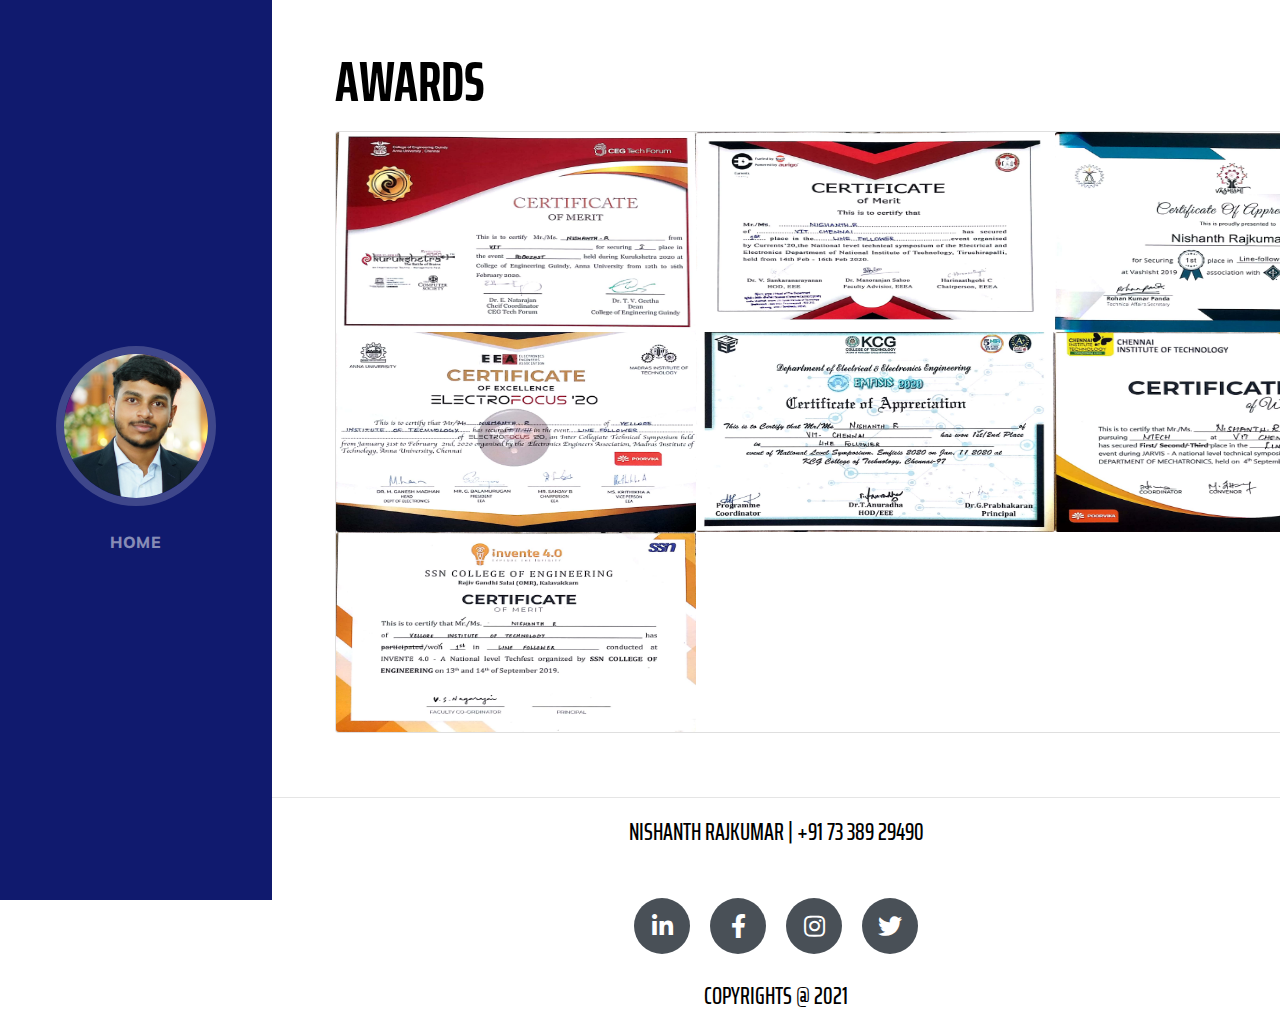
<file: cert.html>
<!DOCTYPE html>
<?php include('contact.php'); ?>
<html lang="en">
  <head>
    <meta charset="utf-8" />
    <meta name="viewport" content="width=device-width, initial-scale=1, shrink-to-fit=no"/>
    <meta name="description" content="Personal Website of Nishanth Rajkumar" />
    <meta name="keywords" content="Nishanth, Portfolio, Personal Website">
    <meta name="author" content="Nishanth Rajkumar"/>
    <meta name="robots" content="index, follow"/>

    <title>Nishanth Rajkumar</title>

    <link href="vendor/bootstrap/css/bootstrap.min.css" rel="stylesheet" />
    <link href="https://fonts.googleapis.com/css?family=Saira+Extra+Condensed:500,700" rel="stylesheet"/>
    <link href="https://fonts.googleapis.com/css?family=Muli:400,400i,800,800i" rel="stylesheet"/>
    <link href="vendor/fontawesome-free/css/all.min.css" rel="stylesheet" />
    <link href="css/animate.css" rel="stylesheet" />
    <link href="css/resume.css" rel="stylesheet" />
    <link href="css/hover.css" rel="stylesheet" />
    <link href="css/progress.css" rel="stylesheet" />

  </head>

  <body>
    <nav
      class="navbar navbar-expand-lg navbar-dark bg-primary fixed-top"
      id="sideNav">
      <a class="navbar-brand js-scroll-trigger" href="#about">
        <span class="d-block d-lg-none">Nishanth Rajkumar</span>
        <span class="d-none d-lg-block">
          <img class="img-fluid img-profile rounded-circle mx-auto mb-2 hvr-grow-rotate animated zoomInDown" src="img/nish.jpg" alt="profile-pic"/>
        </span>
      </a>
      <button class="navbar-toggler" type="button"  data-toggle="collapse" data-target="#navbarSupportedContent" aria-controls="navbarSupportedContent" aria-expanded="false" aria-label="Toggle navigation">
        <span class="navbar-toggler-icon"></span>
      </button>
      <div class="collapse navbar-collapse" id="navbarSupportedContent">
        <ul class="navbar-nav">
          <li class="nav-item"><a class="nav-link js-scroll-trigger" href="index.html">HOME</a></li>
        </ul>
      </div>
    </nav>

    <div class="container-fluid" id="about">

      <section id="certification" class="p-3 p-lg-5">
          <h2 class="mb-3">AWARDS</h2>
              <div class="card mb-3">
                  <div class="row no-gutters">
                    <div class="col-md-3">
                      <img class="card-img" src="cert/ceg.jpeg"/>
                    </div>
                    <div class="col-md-3">
                      <img class="card-img" src="cert/nit.jpeg"/>
                    </div>
                    <div class="col-md-3">
                      <img class="card-img" src="cert/iiit.jpeg"/>
                    </div>
                    <div class="col-md-3">
                      <img class="card-img" src="cert/easwari.jpeg"/>
                    </div>
                    <div class="col-md-3">
                      <img class="card-img" src="cert/electrofocus.jpeg"/>
                    </div>
                    <div class="col-md-3">
                      <img class="card-img" src="cert/emfisis.jpeg"/>
                    </div>
                    <div class="col-md-3">
                      <img class="card-img" src="cert/cit.jpeg"/>
                    </div>
                    <div class="col-md-3">
                      <img class="card-img" src="cert/ciyf.jpeg"/>
                    </div>
                    <div class="col-md-3">
                      <img class="card-img" src="cert/ssn.jpeg"/>
                    </div>
                  </div>
                </div> 
              </div>
            </section>


    <hr class="m-0 mb-3" />

    <section>
      <div class="cent">
        <div class="subheading mb-5">Nishanth Rajkumar | +91 73 389 29490</div>
            <div class="social-icons">
                <a href="https://www.linkedin.com/in/nishanthrajkumar15/" target="_blank">
                  <i class="fab fa-linkedin-in"></i>
                </a>
                <a href="https://www.facebook.com/nishanth.rajkumar.3/" target="_blank">
                  <i class="fab fa-facebook-f"></i>
                </a>
                <a href="https://www.instagram.com/nishanth_rajkumar/" target="_blank">
                  <i class="fab fa-instagram"></i>
                </a>
                <a href="https://twitter.com/NishanthRajkum2" target="_blank">
                  <i class="fab fa-twitter"></i>
                </a>
            </div>      
        <br><div class="subheading">Copyrights @ 2021</div>
      </div>
    </section>

    <script src="vendor/jquery/jquery.min.js"></script>
    <script src="vendor/bootstrap/js/bootstrap.bundle.min.js"></script>
    <script src="vendor/jquery-easing/jquery.easing.min.js"></script>
    <script src="js/resume.min.js"></script>
    <script src="js/pro.js"></script>  

    <script>
      document.createElement( "picture" );
    </script>
    <script src="js/picturefill.js" async></script>

  </body>
</html>
</file>
<file: css/resume.css>
body {
  font-family: 'Muli', -apple-system, BlinkMacSystemFont, 'Segoe UI', Roboto, 'Helvetica Neue', Arial, sans-serif, 'Apple Color Emoji', 'Segoe UI Emoji', 'Segoe UI Symbol', 'Noto Color Emoji';
  padding-top: 54px;
  color: #000;
  background-color: #fff;
  text-decoration-color: #101a6e;
}

@media (min-width: 992px) {
  body {
    padding-top: 0;
    padding-left: 17rem;
  }
}

@media (max-width: 500px){
  div .imgcent{
    align-items: center !important;
  }
}

h1,
h2,
h3,
h4,
h5,
h6 {
  font-family: 'Saira Extra Condensed', -apple-system, BlinkMacSystemFont, 'Segoe UI', Roboto, 'Helvetica Neue', Arial, sans-serif, 'Apple Color Emoji', 'Segoe UI Emoji', 'Segoe UI Symbol', 'Noto Color Emoji';
  font-weight: 700;
  text-transform: uppercase;
  color: #000;
}

h1 {
  font-size: 6rem;
  line-height: 5.5rem;
}

h2 {
  font-size: 3.5rem;
}

.small{
  font-size: 3.5rem;
}

h3 {
  font-size: 2rem;
}

p.lead {
  font-size: 1.15rem;
  font-weight: 400;
  color: #000;
}

p{
  color: #000;
  font-weight: 500;
}

li{
  font-weight: 500;
}

strong{
  color: #000;
}

.subheading {
  text-transform: uppercase;
  font-weight: 500;
  font-family: 'Saira Extra Condensed', -apple-system, BlinkMacSystemFont, 'Segoe UI', Roboto, 'Helvetica Neue', Arial, sans-serif, 'Apple Color Emoji', 'Segoe UI Emoji', 'Segoe UI Symbol', 'Noto Color Emoji';
  font-size: 1.5rem;
}

.card-img{
  height: 200px;
}

.card{
   width: 90rem;
}

.social-icons a {
  display: inline-block;
  height: 3.5rem;
  width: 3.5rem;
  background-color: #495057;
  color: #fff !important;
  border-radius: 100%;
  text-align: center;
  font-size: 1.5rem;
  line-height: 3.5rem;
  margin-right: 1rem;
}

.social-icons a:last-child {
  margin-right: 0;
}

.social-icons a:hover {
  background-color: #101a6e;
}

.dev-icons {
  font-size: 3rem;
}

.dev-icons .list-inline-item i:hover {
  color: #101a6e;
}

#sideNav .navbar-nav .nav-item .nav-link {
  font-weight: 800;
  letter-spacing: 0.05rem;
  text-transform: uppercase;
}

#sideNav .navbar-toggler:focus {
  outline-color: #d48a6e;
}

@media (min-width: 992px) {
  #sideNav {
    text-align: center;
    position: fixed;
    top: 0;
    left: 0;
    display: -webkit-box;
    display: -ms-flexbox;
    display: flex;
    -webkit-box-orient: vertical;
    -webkit-box-direction: normal;
    -ms-flex-direction: column;
    flex-direction: column;
    width: 17rem;
    height: 100vh;
  }
  #sideNav .navbar-brand {
    display: -webkit-box;
    display: -ms-flexbox;
    display: flex;
    margin: auto auto 0;
    padding: 0.5rem;
  }
  #sideNav .navbar-brand .img-profile {
    max-width: 10rem;
    max-height: 10rem;
    border: 0.5rem solid rgba(255, 255, 255, 0.2);
  }
  #sideNav .navbar-collapse {
    display: -webkit-box;
    display: -ms-flexbox;
    display: flex;
    -webkit-box-align: start;
    -ms-flex-align: start;
    align-items: flex-start;
    -webkit-box-flex: 0;
    -ms-flex-positive: 0;
    flex-grow: 0;
    width: 100%;
    margin-bottom: auto;
  }
  #sideNav .navbar-collapse .navbar-nav {
    -webkit-box-orient: vertical;
    -webkit-box-direction: normal;
    -ms-flex-direction: column;
    flex-direction: column;
    width: 100%;
  }
  #sideNav .navbar-collapse .navbar-nav .nav-item {
    display: block;
  }
  #sideNav .navbar-collapse .navbar-nav .nav-item .nav-link {
    display: block;
  }
}

.mapx{
  width: 730px;
  height: 435px; 
}

.hvr-forward{
  margin-top: 50px;
}

.hvr-forward1{
  margin-top: 50px;
}

section.resume-section {
  padding-top: 5rem !important;
  padding-bottom: 5rem !important;
  max-width: 75rem;
  color: #000;
}

.resume-content{
  background-color: #fff;
}

.cent{
  text-align: center;
}

.error{
  color: red;
}

.success {
  color: red;
  text-align: center;
  font-weight: bold;
  font-size: 14px;
}

.hov{
  -webkit-transform: scale(1);
  transform: scale(1);
  -webkit-transition: .3s ease-in-out;
  transition: .3s ease-in-out;
}

.siz{
  width: 10%;
  height: 10%;
}

.size{
    width: 8.5%;
  height: 8.5%;
}

.hov:hover{
  -webkit-transform: scale(1.1);
  transform: scale(1.1);
  overflow: hidden;
  z-index: 100;
}

.sz{  
  width: 7%;
  height: 7%;
}

.sze{  
  width: 5%;
  height: 5%;
}

.xxx{
  background-color: #fff;
}

.flt{
  float: right;
  margin-top: -300px;
  margin-right: 200px;
}

.card-imag{
  width: 500px;
  height: 300px;
}

.card-ima{
  width: 600px;
  height: 350px;
}

section.resume-section .resume-item .resume-date {
  min-width: none;
}

@media (min-width: 768px) {
  section.resume-section {
    min-height: 100vh;
  }
  section.resume-section .resume-item .resume-date {
    min-width: 18rem;
  }
}

@media (max-width: 900px){
 .job-font-size{
    font-size: 22px;
  }
  .sz{
    font-size: 40px !important;
  }
 .hvr-forward{
    font-size: 75px; 
  }
  .hvr-forward1{
  margin-top: 0px;
  }
  .mapx{
     width: 280px;
     height: 300px;
  }
  .social-icons a{
    align-items: center;
  }
  .rob{
  font-size: 2.5rem !important;
  }
  .imgcent{
    align-items: center !important;
  }
  .small{
    font-size: 40px;
  }
  .card{
   width: 18rem;
  }
  .siz{
    width: 30%;
    height: 30%;
  }
  .sz{
    width: 15%;
    height: 15%;    
  }
  .size{
    width: 17%;
    height: 17%;
  }
  .card-imag{
    width: 290px;
  }
  .card-ima{
    width: 287px;
  }
  .card-img{
    display: none;
  }
  .rem{
    display: none;
  }
  .flt{
    float: left;
    margin-top: 0px;
    margin-right:0px; 
    width: 300px;   
  }
}

@media (min-width: 992px) {
  section.resume-section {
    padding-top: 3rem !important;
    padding-bottom: 3rem !important;
  }
}

.bg-primary {
  background-color: #101a6e !important;
}

.xx{
   font-size: 30px;
}

.text-primary {
  color: #101a6e !important;
}

.hvr-hang{
  background-color: #fff;
}

.xx{
  background-color: #fff;
}

a {
  color: #101a6e;
}

a:hover, a:focus, a:active {
  color: #824027;
}

#feedback-page{
  text-align:center;
}

#text-feedback{
  width: 80%;
  padding-left: 10%;
  padding-right: 10%;
  background-color:#fff;
  text-align:center;
}

#form-main{
  width:100%;
  float:left;
  padding-top:30px;
}

#form-div {
  background-color:#3c3c3c;
  padding-left:35px;
  padding-right:35px;
  padding-top:35px;
  padding-bottom:50px;
  width: 450px;
  float: left;
  left: 50%;
  position: absolute;
  margin-left: -260px;
}

.feedback-input {
  opacity:0.9;
  color:#0493bd;
  font-weight:400;
  font-size: 18px;
  border-radius: 0;
  line-height: 22px;
  background-color: #fbfbfb;
  border: 3px solid #fbfbfb;
  padding: 13px 13px 13px 54px;
  margin-bottom: 10px;
  width:100%;
  -webkit-box-sizing: border-box;
  -moz-box-sizing: border-box;
  -ms-box-sizing: border-box;
  box-sizing: border-box;
}

.feedback-input:focus{
  background: #fff;
  box-shadow: 0;
  border: 3px solid #101a6e;
  color: #101a6e;
  outline: none;
  padding: 13px 13px 13px 54px;
}

.focused{
  color:#30aed6;
  border:#30aed6 solid 3px;
}

/* Icons ---------------------------------- */
#name{
  background-image: url(http://rexkirby.com/kirbyandson/images/name.svg);
  background-size: 30px 30px;
  background-position: 11px 8px;
  background-repeat: no-repeat;
}

#name:focus{
  background-image: url(http://rexkirby.com/kirbyandson/images/name.svg);
  background-size: 30px 30px;
  background-position: 8px 5px;
  background-position: 11px 8px;
  background-repeat: no-repeat;
}

#email{
  background-image: url(http://rexkirby.com/kirbyandson/images/email.svg);
  background-size: 30px 30px;
  background-position: 11px 8px;
  background-repeat: no-repeat;
}

#email:focus{
  background-image: url(http://rexkirby.com/kirbyandson/images/email.svg);
  background-size: 30px 30px;
  background-position: 11px 8px;
  background-repeat: no-repeat;
}

#comment{
  background-image: url(http://rexkirby.com/kirbyandson/images/comment.svg);
  background-size: 30px 30px;
  background-position: 11px 8px;
  background-repeat: no-repeat;
}

textarea {
  width: 100%;
  height: 100px;
  line-height: 150%;
}

input:hover, textarea:hover,
input:focus, textarea:focus {
  background-color:white;
}

#button-blue{
  float:left;
  width: 100%;
  border: #fbfbfb solid 4px;
  cursor:pointer;
  background-color: #101a6e;
  color:white;
  font-size:24px;
  padding-top:22px;
  padding-bottom:22px;
  -webkit-transition: all 0.3s;
  -moz-transition: all 0.3s;
  transition: all 0.3s;
}

#button-blue:hover{
  background-color: rgba(0,0,0,0);
  color: #101a6e;
}
  
.submit:hover {
  color: #101a6e;
}
  
.ease {
  border-top:3px #3c3c3c solid;
  width: 0px;
  height: 76px;
  background-color: #fbfbfb;
  -webkit-transition: .3s ease;
  -moz-transition: .3s ease;
  -o-transition: .3s ease;
  -ms-transition: .3s ease;
  transition: .3s ease;
}

.submit:hover .ease{
  width:100%;
  background-color:white;
}

@media only screen and (max-width: 580px) {
  #form-div{
    left: 3%;
    margin-right: 3%;
    width: 88%;
    margin-left: 0;
    padding-left: 3%;
    padding-right: 3%;
  }

  #button-blue{
    height: 60px;
    padding-top:8px;
  }
}

#slider,
.wrap,
.slide-content {
  width: 500px;
  height: 300px;
  overflow-x: hidden;
}

.wrap {
  position: relative;
}

.slide-content {
  display: flex;
  flex-direction: column;
  justify-content: center;
  align-items: center;
  text-align: center;
}

.slide-content span {
  font-size: 5rem;
  color: #fff;
}

.arrow {
  cursor: pointer;
  position: absolute;
  top: 50%;
  margin-top: -35px;
  width: 0;
  height: 0;
  border-style: solid;
}

.slide {
  background-size: cover;
  background-position: center;
  background-repeat: no-repeat;
}

#arrow-left {
  border-width: 20px 30px 20px 0;
  border-color: transparent #000 transparent transparent;
  left: 0;
  margin-left: 30px;
}

#arrow-right {
  border-width: 20px 0 20px 30px;
  border-color: transparent transparent transparent #000;
  right: 0;
  margin-right: 30px;
}

@media (max-width: 574px) {
  #slider,
  .wrap,
  .slide-content {
    width: 100%;
  }
}

.slidea {
  background-size: cover;
  background-position: center;
  background-repeat: no-repeat;
}

#arrow-lefta {
  border-width: 20px 30px 20px 0;
  border-color: transparent #000 transparent transparent;
  left: 0;
  margin-left: 30px;
}

#arrow-righta {
  border-width: 20px 0 20px 30px;
  border-color: transparent transparent transparent #000;
  right: 0;
  margin-right: 30px;
}

.slideb {
  background-size: cover;
  background-position: center;
  background-repeat: no-repeat;
}

#arrow-leftb {
  border-width: 20px 30px 20px 0;
  border-color: transparent #000 transparent transparent;
  left: 0;
  margin-left: 30px;
}

#arrow-rightb {
  border-width: 20px 0 20px 30px;
  border-color: transparent transparent transparent #000;
  right: 0;
  margin-right: 30px;
}

.slidec {
  background-size: cover;
  background-position: center;
  background-repeat: no-repeat;
}

#arrow-leftc {
  border-width: 20px 30px 20px 0;
  border-color: transparent #000 transparent transparent;
  left: 0;
  margin-left: 30px;
}

#arrow-rightc {
  border-width: 20px 0 20px 30px;
  border-color: transparent transparent transparent #000;
  right: 0;
  margin-right: 30px;
}
</file>
<file: css/progress.css>
.progress{
    width: 150px;
    height: 150px;
    line-height: 150px;
    background: none;
    margin: 0 auto;
    box-shadow: none;
    position: relative;
}
.progress:after{
    content: "";
    width: 100%;
    height: 100%;
    border-radius: 50%;
    border: 12px solid #fff;
    position: absolute;
    top: 0;
    left: 0;
}
.progress > span{
    width: 50%;
    height: 100%;
    overflow: hidden;
    position: absolute;
    top: 0;
    z-index: 1;
}
.progress .progress-left{
    left: 0;
}
.progress .progress-bar{
    width: 100%;
    height: 100%;
    background: none;
    border-width: 12px;
    border-style: solid;
    position: absolute;
    top: 0;
}
.progress .progress-left .progress-bar{
    left: 100%;
    border-top-right-radius: 80px;
    border-bottom-right-radius: 80px;
    border-left: 0;
    -webkit-transform-origin: center left;
    transform-origin: center left;
}
.progress .progress-right{
    right: 0;
}
.progress .progress-right .progress-bar{
    left: -100%;
    border-top-left-radius: 80px;
    border-bottom-left-radius: 80px;
    border-right: 0;
    -webkit-transform-origin: center right;
    transform-origin: center right;
    animation: loading-1 1.8s linear forwards;
}
.progress .progress-value{
    width: 90%;
    height: 90%;
    border-radius: 50%;
    background: #44484b;
    font-size: 24px;
    color: #fff;
    line-height: 135px;
    text-align: center;
    position: absolute;
    top: 5%;
    left: 5%;
}
.progress.blue .progress-bar{
    border-color: #049dff;
}
.progress.blue .progress-left .progress-bar{
    animation: loading-2 1.5s linear forwards 1.8s;
}
.progress.yellow .progress-bar{
    border-color: #fdba04;
}
.progress.yellow .progress-left .progress-bar{
    animation: loading-3 1s linear forwards 1.8s;
}
.progress.pink .progress-bar{
    border-color: #ed687c;
}
.progress.pink .progress-left .progress-bar{
    animation: loading-4 0.4s linear forwards 1.8s;
}
.progress.green .progress-bar{
    border-color: #1abc9c;
}
.progress.green .progress-left .progress-bar{
    animation: loading-5 1.2s linear forwards 1.8s;
}
@keyframes loading-1{
    0%{
        -webkit-transform: rotate(0deg);
        transform: rotate(0deg);
    }
    100%{
        -webkit-transform: rotate(180deg);
        transform: rotate(180deg);
    }
}
@keyframes loading-2{
    0%{
        -webkit-transform: rotate(0deg);
        transform: rotate(0deg);
    }
    100%{
        -webkit-transform: rotate(144deg);
        transform: rotate(144deg);
    }
}
@keyframes loading-3{
    0%{
        -webkit-transform: rotate(0deg);
        transform: rotate(0deg);
    }
    100%{
        -webkit-transform: rotate(90deg);
        transform: rotate(90deg);
    }
}
@keyframes loading-4{
    0%{
        -webkit-transform: rotate(0deg);
        transform: rotate(0deg);
    }
    100%{
        -webkit-transform: rotate(36deg);
        transform: rotate(36deg);
    }
}
@keyframes loading-5{
    0%{
        -webkit-transform: rotate(0deg);
        transform: rotate(0deg);
    }
    100%{
        -webkit-transform: rotate(126deg);
        transform: rotate(126deg);
    }
}
@media only screen and (max-width: 990px){
    .progress{ margin-bottom: 20px; }
}
</file>
